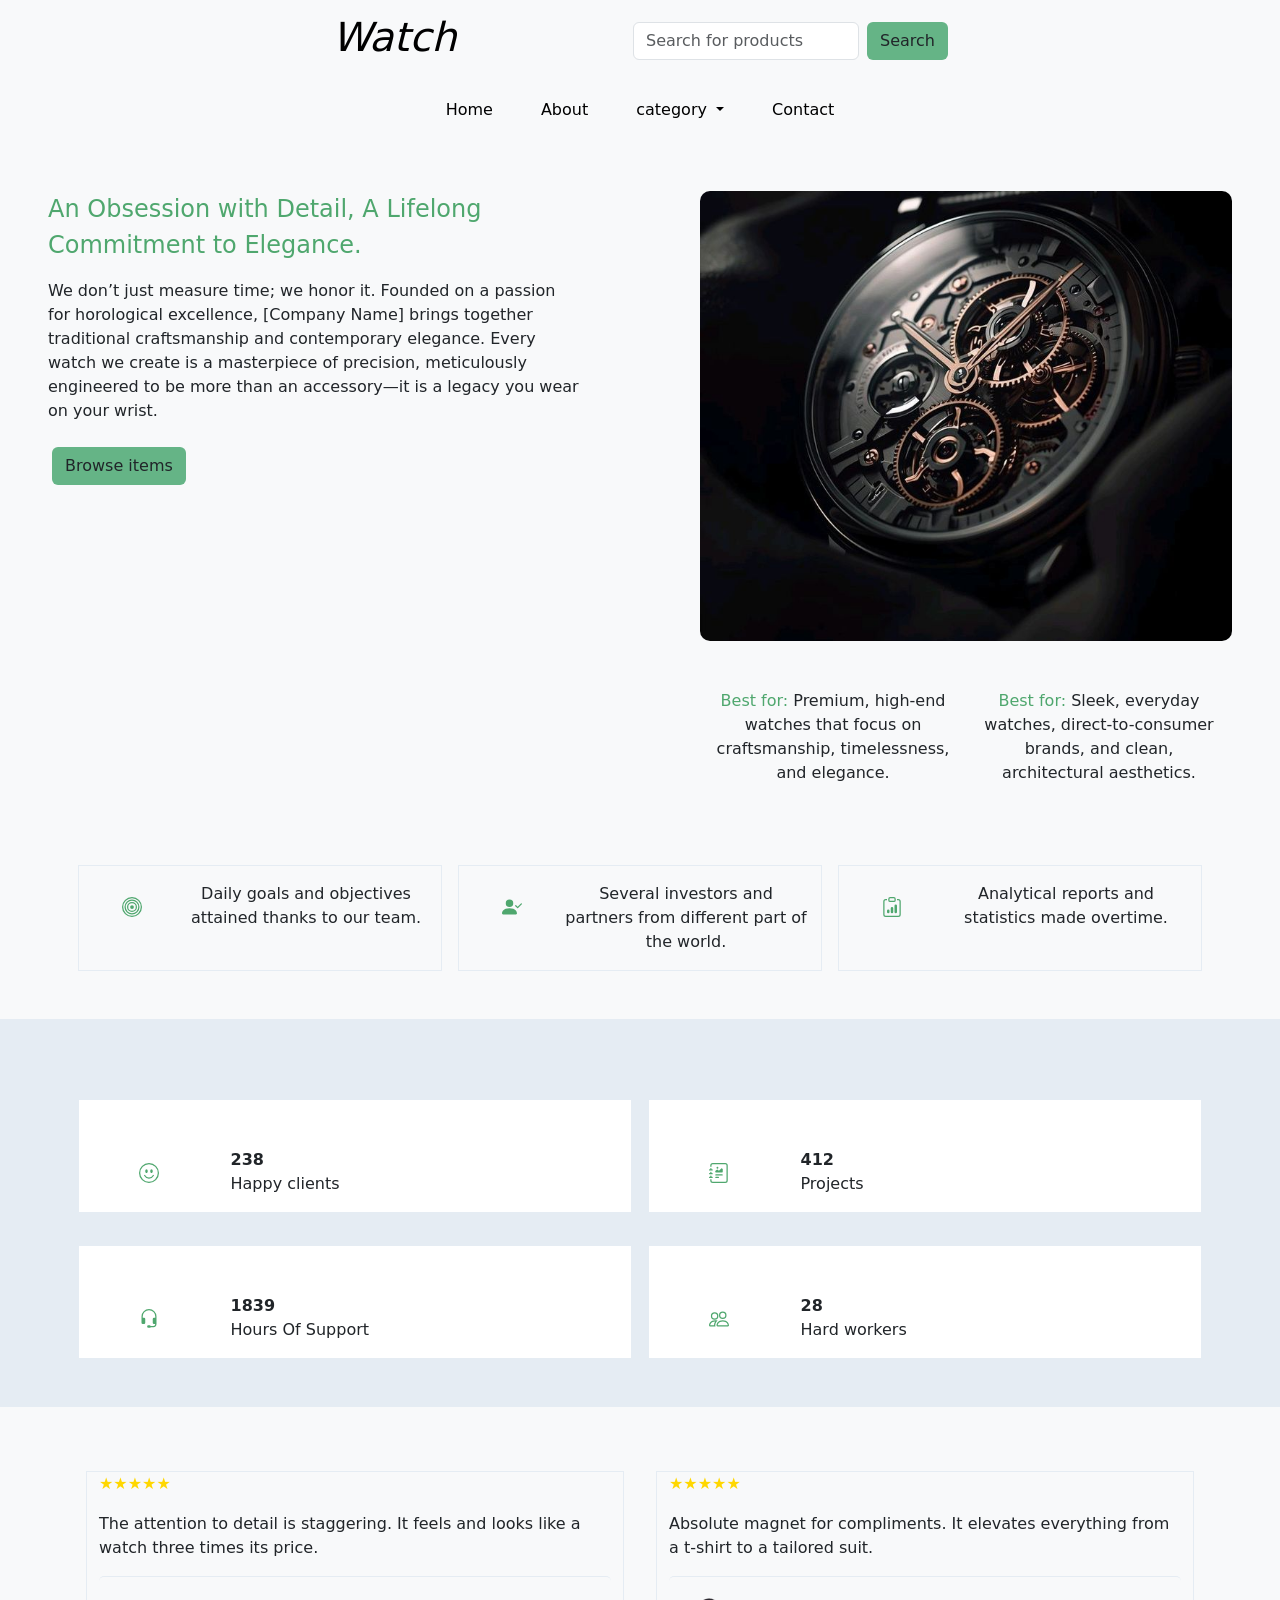
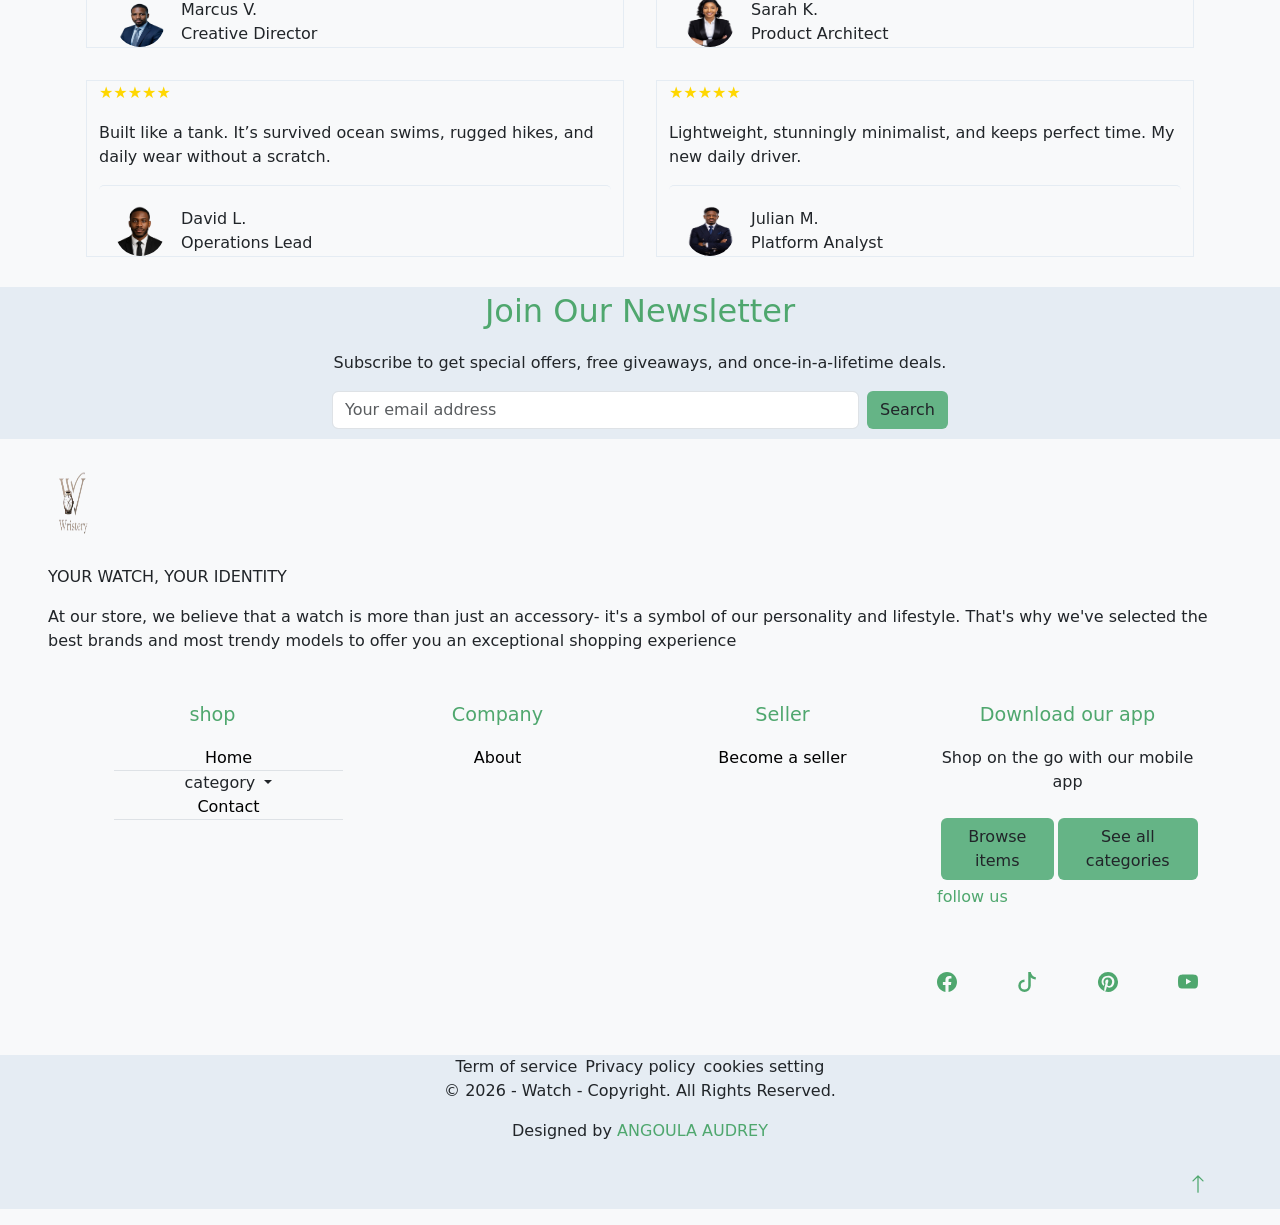
<file: about.html>
<!DOCTYPE html>
<html lang="fr">
<head>
    <meta charset="UTF-8">
    <meta name="viewport" content="width=device-width, initial-scale=1.0">
    <title>watch</title>
    <link href="https://cdn.jsdelivr.net/npm/bootstrap@5.3.8/dist/css/bootstrap.min.css" rel="stylesheet" integrity="sha384-sRIl4kxILFvY47J16cr9ZwB07vP4J8+LH7qKQnuqkuIAvNWLzeN8tE5YBujZqJLB" crossorigin="anonymous">
<script src="https://cdn.jsdelivr.net/npm/bootstrap@5.3.8/dist/js/bootstrap.bundle.min.js" integrity="sha384-FKyoEForCGlyvwx9Hj09JcYn3nv7wiPVlz7YYwJrWVcXK/BmnVDxM+D2scQbITxI" crossorigin="anonymous"></script>
<link rel="stylesheet" href="index.css">
<link rel="stylesheet" href="about.css">
</head>
<body>
    <header>
    <nav class="navbar">
        <div class="container-fluid" style="width: 50%;">
            <a class="navbar-brand"><h1><em>Watch</em></h1></a>
            <form class="d-flex" role="search">
                <input class="form-control me-2" type="search" placeholder="Search for products" aria-label="Search"/>
                <button class="btn btn-outline" type="submit">Search</button>
            </form>
        </div>
    </nav>
    <nav class="navbar navbar-expand-lg bg-body-tertiary">
        <div class="container-fluid">
            <button class="navbar-toggler" type="button" data-bs-toggle="collapse" data-bs-target="#navbarNav" aria-controls="navbarNav" aria-expanded="false" aria-label="Toggle navigation">
                <span class="navbar-toggler-icon"></span>
            </button>

            <div class="collapse navbar-collapse" id="navbarNav">
                <ul class="navbar-nav mx-auto mb-2 mb-lg-0">
                    <li class="nav-item">
                        <a class="nav-link active px-4" aria-current="page" href="index.html">Home</a>
                    </li>
                    <li class="nav-item">
                        <a class="nav-link active px-4" href="about.html">About</a>
                    </li>
                    <li class="nav-item dropdown">
                        <a class="nav-link dropdown-toggle active px-4" href="#" role="button" data-bs-toggle="dropdown" aria-expanded="false">
                        category
                        </a>
                        <ul class="dropdown-menu">
                            <li><a class="dropdown-item" href="men-category.html">Men's watch</a></li>
                            <li><a class="dropdown-item" href="women-category.html">Women's watch</a></li>
                        </ul>
                    </li>
                    <li class="nav-item">
                        <a class="nav-link active px-4" aria-current="page" href="contact.html">Contact</a>
                    </li>
                </ul>
            </div>
        </div>
    </nav>

    </header>
    <!-- <section class="hero mx-5"> -->
        <div class="container text-center hero mt-5"></div>
            <div class="row">
                <div class="col mx-5">
            <p class="big-text">An Obsession with Detail, A Lifelong Commitment to Elegance.</p>
            <p>We don’t just measure time; we honor it. Founded on a passion for horological excellence, [Company Name] brings together traditional craftsmanship and contemporary elegance. Every watch we create is a masterpiece of precision, meticulously engineered to be more than an accessory—it is a legacy you wear on your wrist.</p>
            <a class="btn  mx-1 mt-2 mb-5" href="#category" role="button">Browse items</a>
        </div>
        <div class="col mx-5">
            <div class="main-image"></div>
            <div class="container text-center mt-5">
                <div class="row">
                    <div class="col">
                        <p><span class="small-text">Best for:</span> Premium, high-end watches that focus on craftsmanship, timelessness, and elegance.</p>
                    </div>
                    <div class="col">
                        <p><span class="small-text">Best for:</span> Sleek, everyday watches, direct-to-consumer brands, and clean, architectural aesthetics.</p>
                    </div>
                </div>
            </div>
        </div>
        </div>
        </body>
    </section> <link href="https://cdn.jsdelivr.net/npm/bootstrap@5.3.8/dist/css/bootstrap.min.css" rel="stylesheet" integrity="sha384-sRIl4kxILFvY47J16cr9ZwB07vP4J8+LH7qKQnuqkuIAvNWLzeN8tE5YBujZqJLB" crossorigin="anonymous">
<script src="https://cdn.jsdelivr.net/npm/bootstrap@5.3.8/dist/js/bootstrap.bundle.min.js" integrity="sha384-FKyoEForCGlyvwx9Hj09JcYn3nv7wiPVlz7YYwJrWVcXK/BmnVDxM+D2scQbITxI" crossorigin="anonymous"></script>
<link rel="stylesheet" href="index.css">
<link rel="stylesheet" href="about.css">

    <section class="sub-hero p-5">
        <div class="container text-center">
            <div class="row">
                <div class="col mx-2 pt-3 cols1 mt-3">
                    <div><svg xmlns="http://www.w3.org/2000/svg" width="16" height="16" fill="currentColor" class="bi bi-bullseye" viewBox="0 0 16 16">
  <path d="M8 15A7 7 0 1 1 8 1a7 7 0 0 1 0 14m0 1A8 8 0 1 0 8 0a8 8 0 0 0 0 16"/>
  <path d="M8 13A5 5 0 1 1 8 3a5 5 0 0 1 0 10m0 1A6 6 0 1 0 8 2a6 6 0 0 0 0 12"/>
  <path d="M8 11a3 3 0 1 1 0-6 3 3 0 0 1 0 6m0 1a4 4 0 1 0 0-8 4 4 0 0 0 0 8"/>
  <path d="M9.5 8a1.5 1.5 0 1 1-3 0 1.5 1.5 0 0 1 3 0"/>
</svg></div>
                    <div>
                        <p>Daily goals and objectives attained thanks to our team.</p>
                    </div>
                </div>
                <div class="col mx-2 pt-3 cols1 mt-3">
                    <div><svg xmlns="http://www.w3.org/2000/svg" width="16" height="16" fill="currentColor" class="bi bi-person-check-fill" viewBox="0 0 16 16">
  <path fill-rule="evenodd" d="M15.854 5.146a.5.5 0 0 1 0 .708l-3 3a.5.5 0 0 1-.708 0l-1.5-1.5a.5.5 0 0 1 .708-.708L12.5 7.793l2.646-2.647a.5.5 0 0 1 .708 0"/>
  <path d="M1 14s-1 0-1-1 1-4 6-4 6 3 6 4-1 1-1 1zm5-6a3 3 0 1 0 0-6 3 3 0 0 0 0 6"/>
</svg></div>
                    <div>
                        <p>Several investors and partners from different part of the world.</p>
                    </div>
                </div>
                <div class="col mx-2 pt-3 cols1 mt-3">
                    <div><svg xmlns="http://www.w3.org/2000/svg" width="16" height="16" fill="currentColor" class="bi bi-clipboard-data" viewBox="0 0 16 16">
  <path d="M4 11a1 1 0 1 1 2 0v1a1 1 0 1 1-2 0zm6-4a1 1 0 1 1 2 0v5a1 1 0 1 1-2 0zM7 9a1 1 0 0 1 2 0v3a1 1 0 1 1-2 0z"/>
  <path d="M4 1.5H3a2 2 0 0 0-2 2V14a2 2 0 0 0 2 2h10a2 2 0 0 0 2-2V3.5a2 2 0 0 0-2-2h-1v1h1a1 1 0 0 1 1 1V14a1 1 0 0 1-1 1H3a1 1 0 0 1-1-1V3.5a1 1 0 0 1 1-1h1z"/>
  <path d="M9.5 1a.5.5 0 0 1 .5.5v1a.5.5 0 0 1-.5.5h-3a.5.5 0 0 1-.5-.5v-1a.5.5 0 0 1 .5-.5zm-3-1A1.5 1.5 0 0 0 5 1.5v1A1.5 1.5 0 0 0 6.5 4h3A1.5 1.5 0 0 0 11 2.5v-1A1.5 1.5 0 0 0 9.5 0z"/>
</svg></div>
                    <div>
                        <p>Analytical reports and statistics made overtime.</p>
                    </div>
                </div>
            </div>
        </div>

    </section>

    <section class="hero-3 p-5">
        <div class="container mt-3 ">
            <div class="row">
                <div class="col col2 pt-5 mx-2 cols1 mt-3">
                    <div><svg xmlns="http://www.w3.org/2000/svg" width="16" height="16" fill="currentColor" class="bi bi-emoji-smile mx-5 " viewBox="0 0 16 16">
  <path d="M8 15A7 7 0 1 1 8 1a7 7 0 0 1 0 14m0 1A8 8 0 1 0 8 0a8 8 0 0 0 0 16"/>
  <path d="M4.285 9.567a.5.5 0 0 1 .683.183A3.5 3.5 0 0 0 8 11.5a3.5 3.5 0 0 0 3.032-1.75.5.5 0 1 1 .866.5A4.5 4.5 0 0 1 8 12.5a4.5 4.5 0 0 1-3.898-2.25.5.5 0 0 1 .183-.683M7 6.5C7 7.328 6.552 8 6 8s-1-.672-1-1.5S5.448 5 6 5s1 .672 1 1.5m4 0c0 .828-.448 1.5-1 1.5s-1-.672-1-1.5S9.448 5 10 5s1 .672 1 1.5"/>
</svg></div>
                    <div>
                        <b>238</b>
                        <p>Happy clients</p>
                    </div>
                </div>
                <div class="col col2 pt-5 mx-2 cols1 mt-3">
                    <div><svg xmlns="http://www.w3.org/2000/svg" width="16" height="16" fill="currentColor" class="bi bi-journal-richtext mx-5" viewBox="0 0 16 16">
  <path d="M7.5 3.75a.75.75 0 1 1-1.5 0 .75.75 0 0 1 1.5 0m-.861 1.542 1.33.886 1.854-1.855a.25.25 0 0 1 .289-.047L11 4.75V7a.5.5 0 0 1-.5.5h-5A.5.5 0 0 1 5 7v-.5s1.54-1.274 1.639-1.208M5 9.5a.5.5 0 0 1 .5-.5h5a.5.5 0 0 1 0 1h-5a.5.5 0 0 1-.5-.5m0 2a.5.5 0 0 1 .5-.5h2a.5.5 0 0 1 0 1h-2a.5.5 0 0 1-.5-.5"/>
  <path d="M3 0h10a2 2 0 0 1 2 2v12a2 2 0 0 1-2 2H3a2 2 0 0 1-2-2v-1h1v1a1 1 0 0 0 1 1h10a1 1 0 0 0 1-1V2a1 1 0 0 0-1-1H3a1 1 0 0 0-1 1v1H1V2a2 2 0 0 1 2-2"/>
  <path d="M1 5v-.5a.5.5 0 0 1 1 0V5h.5a.5.5 0 0 1 0 1h-2a.5.5 0 0 1 0-1zm0 3v-.5a.5.5 0 0 1 1 0V8h.5a.5.5 0 0 1 0 1h-2a.5.5 0 0 1 0-1zm0 3v-.5a.5.5 0 0 1 1 0v.5h.5a.5.5 0 0 1 0 1h-2a.5.5 0 0 1 0-1z"/>
</svg></div>
                    <div>
                        <b>412</b>
                        <p>Projects</p>
                    </div>
                </div>
            </div>
        </div>
        <div class="container mt-3">
            <div class="row">
                <div class="col col2 pt-5 mx-2 cols1 mt-3">
                    <div><svg xmlns="http://www.w3.org/2000/svg" width="16" height="16" fill="currentColor" class="bi bi-headset mx-5" viewBox="0 0 16 16">
  <path d="M8 1a5 5 0 0 0-5 5v1h1a1 1 0 0 1 1 1v3a1 1 0 0 1-1 1H3a1 1 0 0 1-1-1V6a6 6 0 1 1 12 0v6a2.5 2.5 0 0 1-2.5 2.5H9.366a1 1 0 0 1-.866.5h-1a1 1 0 1 1 0-2h1a1 1 0 0 1 .866.5H11.5A1.5 1.5 0 0 0 13 12h-1a1 1 0 0 1-1-1V8a1 1 0 0 1 1-1h1V6a5 5 0 0 0-5-5"/>
</svg></div>
                    <div>
                        <b>1839</b>
                        <p>Hours Of Support</p>
                    </div>
                </div>
                <div class="col col2 pt-5 mx-2 cols1 mt-3">
                    <div><svg xmlns="http://www.w3.org/2000/svg" width="16" height="16" fill="currentColor" class="bi bi-people mx-5 " viewBox="0 0 16 16">
  <path d="M15 14s1 0 1-1-1-4-5-4-5 3-5 4 1 1 1 1zm-7.978-1L7 12.996c.001-.264.167-1.03.76-1.72C8.312 10.629 9.282 10 11 10c1.717 0 2.687.63 3.24 1.276.593.69.758 1.457.76 1.72l-.008.002-.014.002zM11 7a2 2 0 1 0 0-4 2 2 0 0 0 0 4m3-2a3 3 0 1 1-6 0 3 3 0 0 1 6 0M6.936 9.28a6 6 0 0 0-1.23-.247A7 7 0 0 0 5 9c-4 0-5 3-5 4q0 1 1 1h4.216A2.24 2.24 0 0 1 5 13c0-1.01.377-2.042 1.09-2.904.243-.294.526-.569.846-.816M4.92 10A5.5 5.5 0 0 0 4 13H1c0-.26.164-1.03.76-1.724.545-.636 1.492-1.256 3.16-1.275ZM1.5 5.5a3 3 0 1 1 6 0 3 3 0 0 1-6 0m3-2a2 2 0 1 0 0 4 2 2 0 0 0 0-4"/>
</svg></div>
                    <div>
                        <b>28</b>
                        <p>Hard workers</p>
                    </div>
                </div>
            </div>
        </div>
    </section>

    <section>
        <div class="container mt-5">
            <div class="row">
                <div class="col mx-3 col3 mt-3">
                    <div>
                        <p class="star">&#9733;&#9733;&#9733;&#9733;&#9733;</p>
                        <p>The attention to detail is staggering. It feels and looks like a watch three times its price.</p>
                    </div>
                    <div class="image-name align-image-name">
                        <div><img class="testimonial-image mx-3" src="./image/worker3.png" height="50" width="50" alt=""></div>
                        <div class="testimonials">Marcus V. <br>Creative Director</div>
                    </div>
                </div>
                <div class="col mx-3 col3 mt-3">
                    <div>
                        <p class="star">&#9733;&#9733;&#9733;&#9733;&#9733;</p>
                        <p>Absolute magnet for compliments. It elevates everything from a t-shirt to a tailored suit.</p>
                    </div>
                    <div class="image-name align-image-name">
                        <div><img class="testimonial-image mx-3" src="./image/worker4.png" height="50" width="50" alt=""></div>
                        <div class="testimonials">Sarah K. <br>Product Architect</div>
                    </div>
                </div>
            </div>
        </div>
        <div class="container mt-3">
            <div class="row">
                <div class="col mx-3 col3 mt-3">
                    <div>
                        <p class="star">&#9733;&#9733;&#9733;&#9733;&#9733;</p>
                        <p>Built like a tank. It’s survived ocean swims, rugged hikes, and daily wear without a scratch.</p>
                    </div>
                    <div class="image-name align-image-name">
                        <div><img class="testimonial-image mx-3" src="./image/worker2.png" height="50" width="50" alt=""></div>
                        <div class="testimonials">David L. <br>Operations Lead</div>
                    </div>
                </div>
                <div class="col mx-3 col3 mt-3">
                    <div>
                        <p class="star">&#9733;&#9733;&#9733;&#9733;&#9733;</p>
                        <p>Lightweight, stunningly minimalist, and keeps perfect time. My new daily driver.</p>
                    </div>
                    <div class="image-name align-image-name mt-3">
                        <div><img class="testimonial-image mx-3" src="./image/worker1.png" height="50" width="50" alt=""></div>
                        <div class="testimonials">Julian M. <br>Platform Analyst</div>
                    </div>
                </div>
            </div>
        </div>
    </section>

     <section class=" join">
        <p class="endtitle joinUs">Join Our Newsletter</p>
        <p>Subscribe to get special offers, free giveaways, and once-in-a-lifetime deals.</p>
        <div class="container-fluid" style="width: 50%;">
            <form class="d-flex" role="search">
                <input class="form-control me-2" type="search" placeholder="Your email address" aria-label="Search"/>
                <button class="btn btn-outline" type="submit">Search</button>
            </form>
        </div>
    </section>


    <section class="endinfo mx-5">
        <div>
            <div id="logoMessage" height="200" width="100">
                <p><img src="logo.png" id="endImage"></p>
                <p id="endMainMessage">YOUR WATCH, YOUR IDENTITY</p>
            </div>
            <div>
                <p class="text">At our store, we believe that a watch is more than just an accessory- it's a
                    symbol of our personality and lifestyle. That's why we've selected the best 
                    brands and most trendy models to offer you an exceptional shopping experience
                </p>
            </div>
        </div>
        <div class="container text-center mt-5">
            <div class="row rovar(--bs-success)w-cols-1 row-cols-sm-2 row-cols-md-4">
                <div class="col">
                    <p class="endtitle">shop</p>
                    <ol>
                        <li class="border-bottom"><a href="index.html">Home</a></li>
                        <li class="nav-item dropdown">
                        <a class="nav-link dropdown-toggle active px-4" href="#" role="button" data-bs-toggle="dropdown" aria-expanded="false">
                        category
                        </a>
                        <ul class="dropdown-menu">
                            <li><a class="dropdown-item" href="men-category.html">Men's watch</a></li>
                            <li><a class="dropdown-item" href="women-category.html">Women's watch</a></li>
                        </ul>
                    </li>
                        <li class="border-bottom"><a href="contact.html">Contact</a></li>
                    </ol>
                </div>
                <div class="col">
                    <p class="endtitle">Company</p>
                    <p><a href="about.html">About</a></p>
                </div>
                <div class="col">
                    <div class="centralise">
                        <p class="endtitle">Seller</p>
                        <p><a href="Seller.html">Become a seller</a></>
                    </div>
                </div>
    
                <div class="col">
                    <p class="endtitle">Download our app</p>
                    <p>Shop on the go with our mobile app</p>
                    <section class="app-botton">
                        <a class="btn  mx-1 mt-2" href="#category" role="button">Browse items</a>
                        <a class="btn  mt-2 " href="#category" role="button">See all categories</a>
                    </section>
                    <p class="follow">follow us</p>
                    <section class="icons mt-5 mb-5">
                        <svg xmlns="http://www.w3.org/2000/svg" width="25" height="25" fill="currentColor" class="bi bi-facebook follow-icons " viewBox="0 0 16 16">
                                <path d="M16 8.049c0-4.446-3.582-8.05-8-8.05C3.58 0-.002 3.603-.002 8.05c0 4.017 2.926 7.347 6.75 7.951v-5.625h-2.03V8.05H6.75V6.275c0-2.017 1.195-3.131 3.022-3.131.876 0 1.791.157 1.791.157v1.98h-1.009c-.993 0-1.303.621-1.303 1.258v1.51h2.218l-.354 2.326H9.25V16c3.824-.604 6.75-3.934 6.75-7.951"/>
                            </svg>
                        
                        <svg xmlns="http://www.w3.org/2000/svg" width="25" height="25" fill="currentColor" class="bi bi-tiktok follow-icons" viewBox="0 0 16 16">
                                <path d="M9 0h1.98c.144.715.54 1.617 1.235 2.512C12.895 3.389 13.797 4 15 4v2c-1.753 0-3.07-.814-4-1.829V11a5 5 0 1 1-5-5v2a3 3 0 1 0 3 3z"/>
                            </svg>
                        
                        <svg xmlns="http://www.w3.org/2000/svg" width="25" height="25" fill="currentColor" class="bi bi-pinterest follow-icons" viewBox="0 0 16 16">
                                <path d="M8 0a8 8 0 0 0-2.915 15.452c-.07-.633-.134-1.606.027-2.297.146-.625.938-3.977.938-3.977s-.239-.479-.239-1.187c0-1.113.645-1.943 1.448-1.943.682 0 1.012.512 1.012 1.127 0 .686-.437 1.712-.663 2.663-.188.796.4 1.446 1.185 1.446 1.422 0 2.515-1.5 2.515-3.664 0-1.915-1.377-3.254-3.342-3.254-2.276 0-3.612 1.707-3.612 3.471 0 .688.265 1.425.595 1.826a.24.24 0 0 1 .056.23c-.061.252-.196.796-.222.907-.035.146-.116.177-.268.107-1-.465-1.624-1.926-1.624-3.1 0-2.523 1.834-4.84 5.286-4.84 2.775 0 4.932 1.977 4.932 4.62 0 2.757-1.739 4.976-4.151 4.976-.811 0-1.573-.421-1.834-.919l-.498 1.902c-.181.695-.669 1.566-.995 2.097A8 8 0 1 0 8 0"/>
                            </svg>
                        
                        <svg xmlns="http://www.w3.org/2000/svg" width="25" height="25" fill="currentColor" class="bi bi-youtube follow-icons" viewBox="0 0 16 16">
                                <path d="M8.051 1.999h.089c.822.003 4.987.033 6.11.335a2.01 2.01 0 0 1 1.415 1.42c.101.38.172.883.22 1.402l.01.104.022.26.008.104c.065.914.073 1.77.074 1.957v.075c-.001.194-.01 1.108-.082 2.06l-.008.105-.009.104c-.05.572-.124 1.14-.235 1.558a2.01 2.01 0 0 1-1.415 1.42c-1.16.312-5.569.334-6.18.335h-.142c-.309 0-1.587-.006-2.927-.052l-.17-.006-.087-.004-.171-.007-.171-.007c-1.11-.049-2.167-.128-2.654-.26a2.01 2.01 0 0 1-1.415-1.419c-.111-.417-.185-.986-.235-1.558L.09 9.82l-.008-.104A31 31 0 0 1 0 7.68v-.123c.002-.215.01-.958.064-1.778l.007-.103.003-.052.008-.104.022-.26.01-.104c.048-.519.119-1.023.22-1.402a2.01 2.01 0 0 1 1.415-1.42c.487-.13 1.544-.21 2.654-.26l.17-.007.172-.006.086-.003.171-.007A100 100 0 0 1 7.858 2zM6.4 5.209v4.818l4.157-2.408z"/>
                            </svg>
                        
                    </section>
                </div>
            </div>
        </div>
    </section>
    <footer>
        <div>
            <span>Term of service</span>
            <span class="end-policy">Privacy policy</span>
            <span>cookies setting</span>
        </div>
        <p id="copyright">&copy; 2026 - Watch - Copyright. All Rights Reserved.</p>
        <p>Designed by <span class="name">ANGOULA AUDREY</span></p>
        <p class="return-up-btn mx-5">
            <a class="nav-link active px-4" aria-current="page" href="#">
                <span>
                    <svg xmlns="http://www.w3.org/2000/svg" width="30" height="30" fill="currentColor" class="bi bi-arrow-up" viewBox="0 0 16 16">
  <path fill-rule="evenodd" d="M8 15a.5.5 0 0 0 .5-.5V2.707l3.146 3.147a.5.5 0 0 0 .708-.708l-4-4a.5.5 0 0 0-.708 0l-4 4a.5.5 0 1 0 .708.708L7.5 2.707V14.5a.5.5 0 0 0 .5.5"/>
</svg>
                </span>
            </a>
        </p>
    </footer>

</body>
</html>
</file>
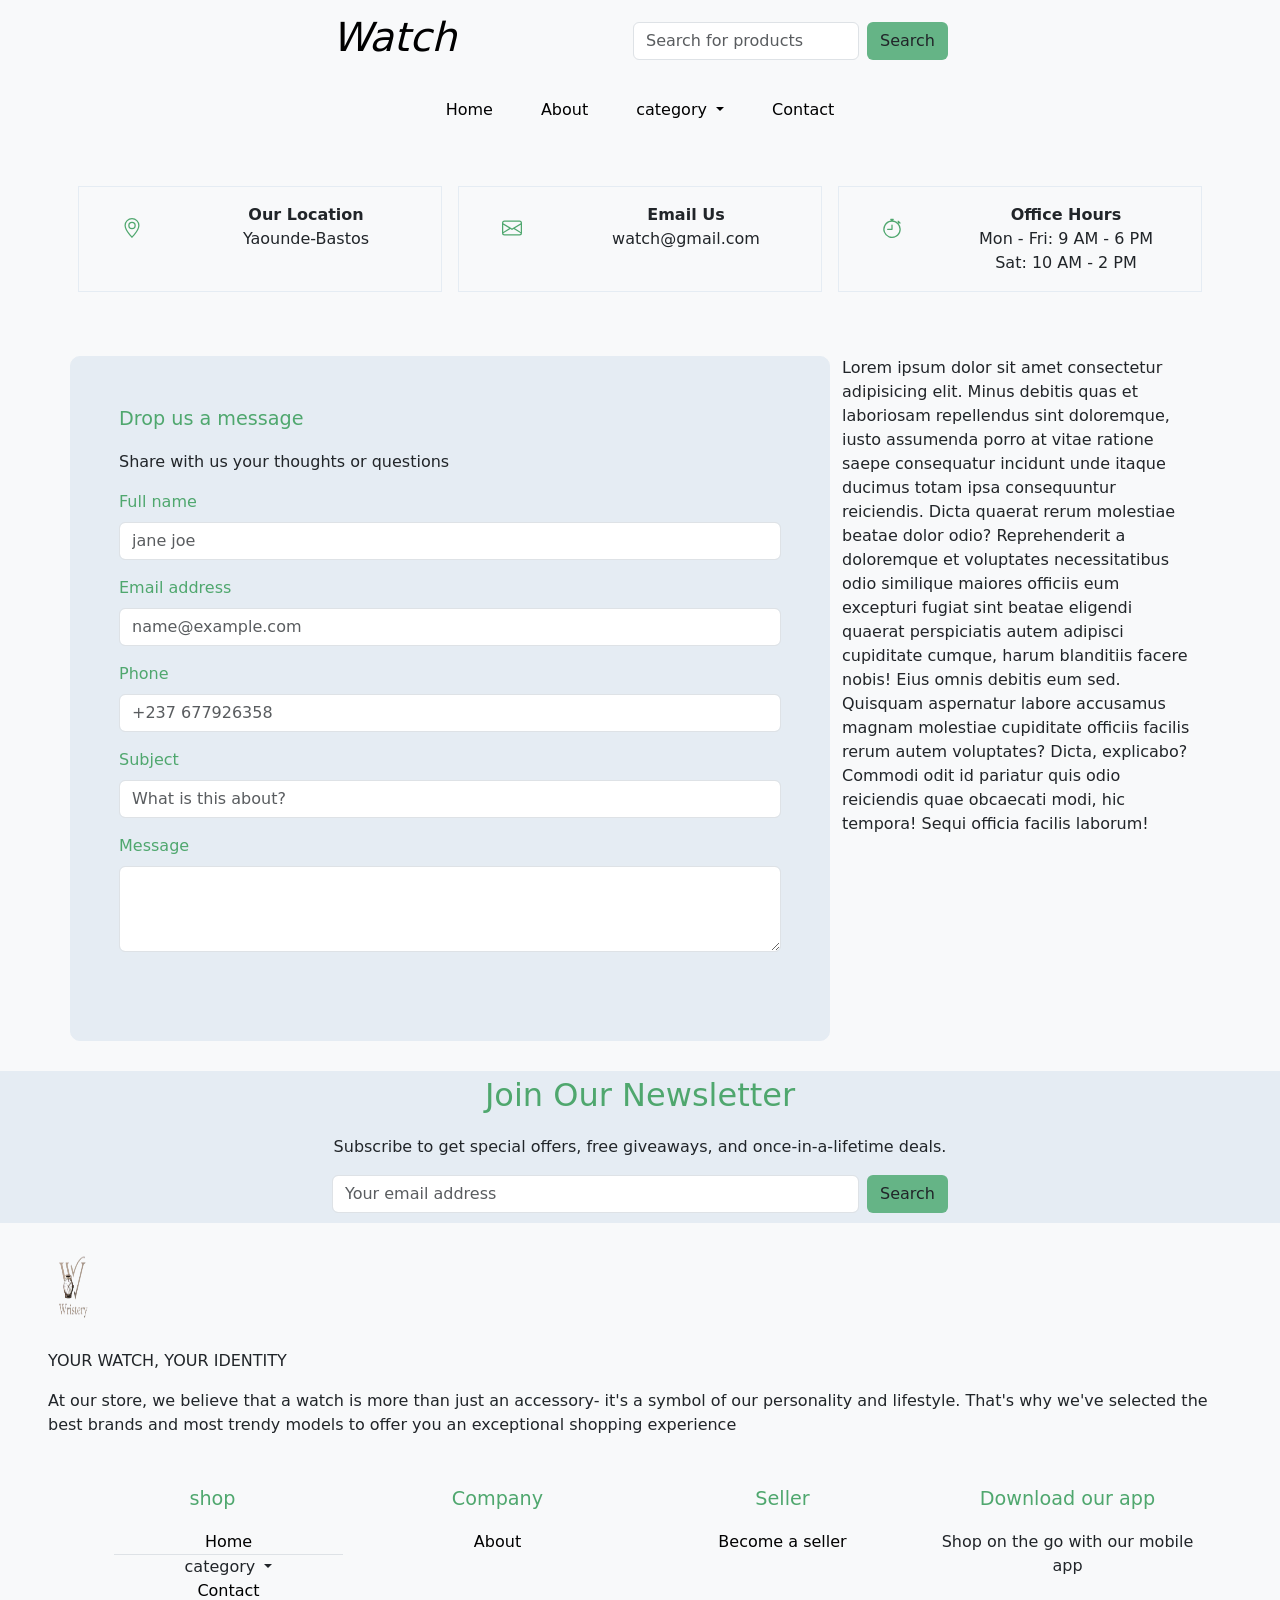
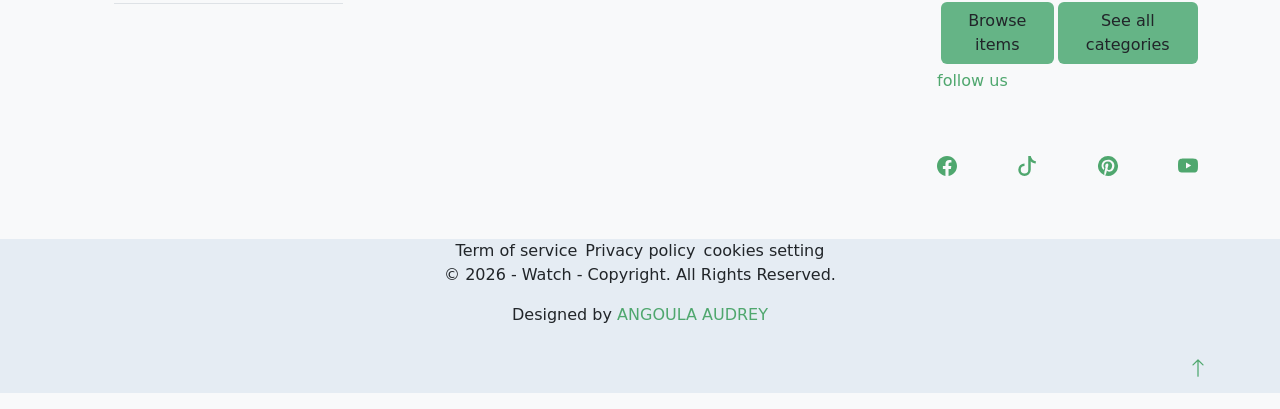
<file: contact.html>
<!DOCTYPE html>
<html lang="fr">
<head>
    <meta charset="UTF-8">
    <meta name="viewport" content="width=device-width, initial-scale=1.0">
    <title>watch</title>
    <link href="https://cdn.jsdelivr.net/npm/bootstrap@5.3.8/dist/css/bootstrap.min.css" rel="stylesheet" integrity="sha384-sRIl4kxILFvY47J16cr9ZwB07vP4J8+LH7qKQnuqkuIAvNWLzeN8tE5YBujZqJLB" crossorigin="anonymous">
<script src="https://cdn.jsdelivr.net/npm/bootstrap@5.3.8/dist/js/bootstrap.bundle.min.js" integrity="sha384-FKyoEForCGlyvwx9Hj09JcYn3nv7wiPVlz7YYwJrWVcXK/BmnVDxM+D2scQbITxI" crossorigin="anonymous"></script>
<link rel="stylesheet" href="index.css">
<link rel="stylesheet" href="about.css">
<link rel="stylesheet" href="contact.css">
</head>
<body>
    <header>
    <nav class="navbar">
        <div class="container-fluid" style="width: 50%;">
            <a class="navbar-brand"><h1><em>Watch</em></h1></a>
            <form class="d-flex" role="search">
                <input class="form-control me-2" type="search" placeholder="Search for products" aria-label="Search"/>
                <button class="btn btn-outline" type="submit">Search</button>
            </form>
        </div>
    </nav>
    <nav class="navbar navbar-expand-lg bg-body-tertiary">
        <div class="container-fluid">
            <button class="navbar-toggler" type="button" data-bs-toggle="collapse" data-bs-target="#navbarNav" aria-controls="navbarNav" aria-expanded="false" aria-label="Toggle navigation">
                <span class="navbar-toggler-icon"></span>
            </button>

            <div class="collapse navbar-collapse" id="navbarNav">
                <ul class="navbar-nav mx-auto mb-2 mb-lg-0">
                    <li class="nav-item">
                        <a class="nav-link active px-4" aria-current="page" href="index.html">Home</a>
                    </li>
                    <li class="nav-item">
                        <a class="nav-link active px-4" href="about.html">About</a>
                    </li>
                    <li class="nav-item dropdown">
                        <a class="nav-link dropdown-toggle active px-4" href="#" role="button" data-bs-toggle="dropdown" aria-expanded="false">
                        category
                        </a>
                        <ul class="dropdown-menu">
                            <li><a class="dropdown-item" href="men-category.html">Men's watch</a></li>
                            <li><a class="dropdown-item" href="women-category.html">Women's watch</a></li>
                        </ul>
                    </li>
                    <li class="nav-item">
                        <a class="nav-link active px-4" aria-current="page" href="#">Contact</a>
                    </li>
                </ul>
            </div>
        </div>
    </nav>
    </header>

    <section class="sub-hero p-5">
        <div class="container text-center">
            <div class="row">
                <div class="col pt-3 cols1 mb-3 mx-2">
                    <div><svg xmlns="http://www.w3.org/2000/svg" width="16" height="16" fill="currentColor" class="bi bi-geo-alt" viewBox="0 0 16 16">
  <path d="M12.166 8.94c-.524 1.062-1.234 2.12-1.96 3.07A32 32 0 0 1 8 14.58a32 32 0 0 1-2.206-2.57c-.726-.95-1.436-2.008-1.96-3.07C3.304 7.867 3 6.862 3 6a5 5 0 0 1 10 0c0 .862-.305 1.867-.834 2.94M8 16s6-5.686 6-10A6 6 0 0 0 2 6c0 4.314 6 10 6 10"/>
  <path d="M8 8a2 2 0 1 1 0-4 2 2 0 0 1 0 4m0 1a3 3 0 1 0 0-6 3 3 0 0 0 0 6"/>
</svg></div>
                    <div>
                        <p><b>Our Location</b><br class="address">Yaounde-Bastos</p>
                    </div>
                </div>
                <div class="col pt-3 cols1 mb-3 mx-2">
                    <div><svg xmlns="http://www.w3.org/2000/svg" width="16" height="16" fill="currentColor" class="bi bi-envelope" viewBox="0 0 16 16">
  <path d="M0 4a2 2 0 0 1 2-2h12a2 2 0 0 1 2 2v8a2 2 0 0 1-2 2H2a2 2 0 0 1-2-2zm2-1a1 1 0 0 0-1 1v.217l7 4.2 7-4.2V4a1 1 0 0 0-1-1zm13 2.383-4.708 2.825L15 11.105zm-.034 6.876-5.64-3.471L8 9.583l-1.326-.795-5.64 3.47A1 1 0 0 0 2 13h12a1 1 0 0 0 .966-.741M1 11.105l4.708-2.897L1 5.383z"/>
</svg></div>
                    <div>
                        <p><b>Email Us</b> <br>watch@gmail.com</p>
                    </div>
                </div>
                <div class="col pt-3 cols1 mb-3 mx-2">
                    <div><svg xmlns="http://www.w3.org/2000/svg" width="16" height="16" fill="currentColor" class="bi bi-stopwatch" viewBox="0 0 16 16">
  <path d="M8.5 5.6a.5.5 0 1 0-1 0v2.9h-3a.5.5 0 0 0 0 1H8a.5.5 0 0 0 .5-.5z"/>
  <path d="M6.5 1A.5.5 0 0 1 7 .5h2a.5.5 0 0 1 0 1v.57c1.36.196 2.594.78 3.584 1.64l.012-.013.354-.354-.354-.353a.5.5 0 0 1 .707-.708l1.414 1.415a.5.5 0 1 1-.707.707l-.353-.354-.354.354-.013.012A7 7 0 1 1 7 2.071V1.5a.5.5 0 0 1-.5-.5M8 3a6 6 0 1 0 .001 12A6 6 0 0 0 8 3"/>
</svg></div>
                    <div>
                        <p><b>Office Hours</b> <br>Mon - Fri: 9 AM - 6 PM <br>Sat: 10 AM - 2 PM</p>
                    </div>
                </div>
            </div>
        </div>

    </section>
        <div class="container">
            <div class="row">
                <div class="col-lg-8 col-12 p-5 contact">
                    <p class="drop">Drop us a message</p>
                    <p>Share with us your thoughts or questions</p>
                    <div class="mb-3">
                        <label for="exampleFormControlInput1" class="form-label">Full name</label>
                        <input type="email" class="form-control" id="exampleFormControlInput1" placeholder="jane joe">
                    </div>
                     <div class="mb-3">
                        <label for="exampleFormControlInput1" class="form-label">Email address</label>
                        <input type="email" class="form-control" id="exampleFormControlInput1" placeholder="name@example.com">
                    </div>
                     <div class="mb-3">
                        <label for="exampleFormControlInput1" class="form-label">Phone</label>
                        <input type="email" class="form-control" id="exampleFormControlInput1" placeholder="+237 677926358">
                    </div>
                     <div class="mb-3">
                        <label for="exampleFormControlInput1" class="form-label">Subject</label>
                        <input type="email" class="form-control" id="exampleFormControlInput1" placeholder="What is this about?">
                    </div>
                    <div class="mb-3">
                        <label for="exampleFormControlTextarea1" class="form-label">Message</label>
                        <textarea class="form-control" id="exampleFormControlTextarea1" rows="3"></textarea>
                    </div>
                </div>
    <div class="col-lg-4 col-12">
        Lorem ipsum dolor sit amet consectetur adipisicing elit. Minus debitis quas et laboriosam repellendus sint doloremque, iusto assumenda porro at vitae ratione saepe consequatur incidunt unde itaque ducimus totam ipsa consequuntur reiciendis. Dicta quaerat rerum molestiae beatae dolor odio? Reprehenderit a doloremque et voluptates necessitatibus odio similique maiores officiis eum excepturi fugiat sint beatae eligendi quaerat perspiciatis autem adipisci cupiditate cumque, harum blanditiis facere nobis! Eius omnis debitis eum sed. Quisquam aspernatur labore accusamus magnam molestiae cupiditate officiis facilis rerum autem voluptates? Dicta, explicabo? Commodi odit id pariatur quis odio reiciendis quae obcaecati modi, hic tempora! Sequi officia facilis laborum!
          <iframe src="https://www.google.com/maps/embed?pb=!1m18!1m12!1m3!1d3980.61522649501!2d11.508846574121456!3d3.892346648136513!2m3!1f0!2f0!3f0!3m2!1i1024!2i768!4f13.1!3m3!1m2!1s0x108bcfbe019ebd31%3A0x62e5e7078b706413!2sBabyG%20services!5e0!3m2!1sfr!2scm!4v1783614265874!5m2!1sfr!2scm" style="border:0;" allowfullscreen="" loading="lazy" referrerpolicy="no-referrer-when-downgrade" class="mt-5"></iframe>
    </div>
  </div>
</div>
<section class=" join">
        <p class="endtitle joinUs">Join Our Newsletter</p>
        <p>Subscribe to get special offers, free giveaways, and once-in-a-lifetime deals.</p>
        <div class="container-fluid" style="width: 50%;">
            <form class="d-flex" role="search">
                <input class="form-control me-2" type="search" placeholder="Your email address" aria-label="Search"/>
                <button class="btn btn-outline" type="submit">Search</button>
            </form>
        </div>
    </section>


    <section class="endinfo mx-5">
        <div>
            <div id="logoMessage" height="200" width="100">
                <p><img src="logo.png" id="endImage"></p>
                <p id="endMainMessage">YOUR WATCH, YOUR IDENTITY</p>
            </div>
            <div>
                <p class="text">At our store, we believe that a watch is more than just an accessory- it's a
                    symbol of our personality and lifestyle. That's why we've selected the best 
                    brands and most trendy models to offer you an exceptional shopping experience
                </p>
            </div>
        </div>
        <div class="container text-center mt-5">
            <div class="row rovar(--bs-success)w-cols-1 row-cols-sm-2 row-cols-md-4">
                <div class="col">
                    <p class="endtitle">shop</p>
                    <ol>
                        <li class="border-bottom"><a href="index.html">Home</a></li>
                        <li class="nav-item dropdown">
                        <a class="nav-link dropdown-toggle active px-4" href="#" role="button" data-bs-toggle="dropdown" aria-expanded="false">
                        category
                        </a>
                        <ul class="dropdown-menu">
                            <li><a class="dropdown-item" href="men-category.html">Men's watch</a></li>
                            <li><a class="dropdown-item" href="women-category.html">Women's watch</a></li>
                        </ul>
                    </li>
                        <li class="border-bottom"><a href="contact.html">Contact</a></li>
                    </ol>
                </div>
                <div class="col">
                    <p class="endtitle">Company</p>
                    <p><a href="about.html">About</a></p>
                </div>
                <div class="col">
                    <div class="centralise">
                        <p class="endtitle">Seller</p>
                        <p><a href="Seller.html">Become a seller</a></>
                    </div>
                </div>
    
                <div class="col">
                    <p class="endtitle">Download our app</p>
                    <p>Shop on the go with our mobile app</p>
                    <section class="app-botton">
                        <a class="btn  mx-1 mt-2" href="#category" role="button">Browse items</a>
                        <a class="btn  mt-2 " href="#category" role="button">See all categories</a>
                    </section>
                    <p class="follow">follow us</p>
                    <section class="icons mt-5 mb-5">
                        <svg xmlns="http://www.w3.org/2000/svg" width="25" height="25" fill="currentColor" class="bi bi-facebook follow-icons " viewBox="0 0 16 16">
                                <path d="M16 8.049c0-4.446-3.582-8.05-8-8.05C3.58 0-.002 3.603-.002 8.05c0 4.017 2.926 7.347 6.75 7.951v-5.625h-2.03V8.05H6.75V6.275c0-2.017 1.195-3.131 3.022-3.131.876 0 1.791.157 1.791.157v1.98h-1.009c-.993 0-1.303.621-1.303 1.258v1.51h2.218l-.354 2.326H9.25V16c3.824-.604 6.75-3.934 6.75-7.951"/>
                            </svg>
                        
                        <svg xmlns="http://www.w3.org/2000/svg" width="25" height="25" fill="currentColor" class="bi bi-tiktok follow-icons" viewBox="0 0 16 16">
                                <path d="M9 0h1.98c.144.715.54 1.617 1.235 2.512C12.895 3.389 13.797 4 15 4v2c-1.753 0-3.07-.814-4-1.829V11a5 5 0 1 1-5-5v2a3 3 0 1 0 3 3z"/>
                            </svg>
                        
                        <svg xmlns="http://www.w3.org/2000/svg" width="25" height="25" fill="currentColor" class="bi bi-pinterest follow-icons" viewBox="0 0 16 16">
                                <path d="M8 0a8 8 0 0 0-2.915 15.452c-.07-.633-.134-1.606.027-2.297.146-.625.938-3.977.938-3.977s-.239-.479-.239-1.187c0-1.113.645-1.943 1.448-1.943.682 0 1.012.512 1.012 1.127 0 .686-.437 1.712-.663 2.663-.188.796.4 1.446 1.185 1.446 1.422 0 2.515-1.5 2.515-3.664 0-1.915-1.377-3.254-3.342-3.254-2.276 0-3.612 1.707-3.612 3.471 0 .688.265 1.425.595 1.826a.24.24 0 0 1 .056.23c-.061.252-.196.796-.222.907-.035.146-.116.177-.268.107-1-.465-1.624-1.926-1.624-3.1 0-2.523 1.834-4.84 5.286-4.84 2.775 0 4.932 1.977 4.932 4.62 0 2.757-1.739 4.976-4.151 4.976-.811 0-1.573-.421-1.834-.919l-.498 1.902c-.181.695-.669 1.566-.995 2.097A8 8 0 1 0 8 0"/>
                            </svg>
                        
                        <svg xmlns="http://www.w3.org/2000/svg" width="25" height="25" fill="currentColor" class="bi bi-youtube follow-icons" viewBox="0 0 16 16">
                                <path d="M8.051 1.999h.089c.822.003 4.987.033 6.11.335a2.01 2.01 0 0 1 1.415 1.42c.101.38.172.883.22 1.402l.01.104.022.26.008.104c.065.914.073 1.77.074 1.957v.075c-.001.194-.01 1.108-.082 2.06l-.008.105-.009.104c-.05.572-.124 1.14-.235 1.558a2.01 2.01 0 0 1-1.415 1.42c-1.16.312-5.569.334-6.18.335h-.142c-.309 0-1.587-.006-2.927-.052l-.17-.006-.087-.004-.171-.007-.171-.007c-1.11-.049-2.167-.128-2.654-.26a2.01 2.01 0 0 1-1.415-1.419c-.111-.417-.185-.986-.235-1.558L.09 9.82l-.008-.104A31 31 0 0 1 0 7.68v-.123c.002-.215.01-.958.064-1.778l.007-.103.003-.052.008-.104.022-.26.01-.104c.048-.519.119-1.023.22-1.402a2.01 2.01 0 0 1 1.415-1.42c.487-.13 1.544-.21 2.654-.26l.17-.007.172-.006.086-.003.171-.007A100 100 0 0 1 7.858 2zM6.4 5.209v4.818l4.157-2.408z"/>
                            </svg>
                        
                    </section>
                </div>
            </div>
        </div>
    </section>
    <footer>
        <div>
            <span>Term of service</span>
            <span class="end-policy">Privacy policy</span>
            <span>cookies setting</span>
        </div>
        <p id="copyright">&copy; 2026 - Watch - Copyright. All Rights Reserved.</p>
        <p>Designed by <span class="name">ANGOULA AUDREY</span></p>
        <p class="return-up-btn mx-5">
            <a class="nav-link active px-4" aria-current="page" href="#">
                <span>
                    <svg xmlns="http://www.w3.org/2000/svg" width="30" height="30" fill="currentColor" class="bi bi-arrow-up" viewBox="0 0 16 16">
  <path fill-rule="evenodd" d="M8 15a.5.5 0 0 0 .5-.5V2.707l3.146 3.147a.5.5 0 0 0 .708-.708l-4-4a.5.5 0 0 0-.708 0l-4 4a.5.5 0 1 0 .708.708L7.5 2.707V14.5a.5.5 0 0 0 .5.5"/>
</svg>
                </span>
            </a>
        </p>
    </footer>
</body>
</html>
</file>
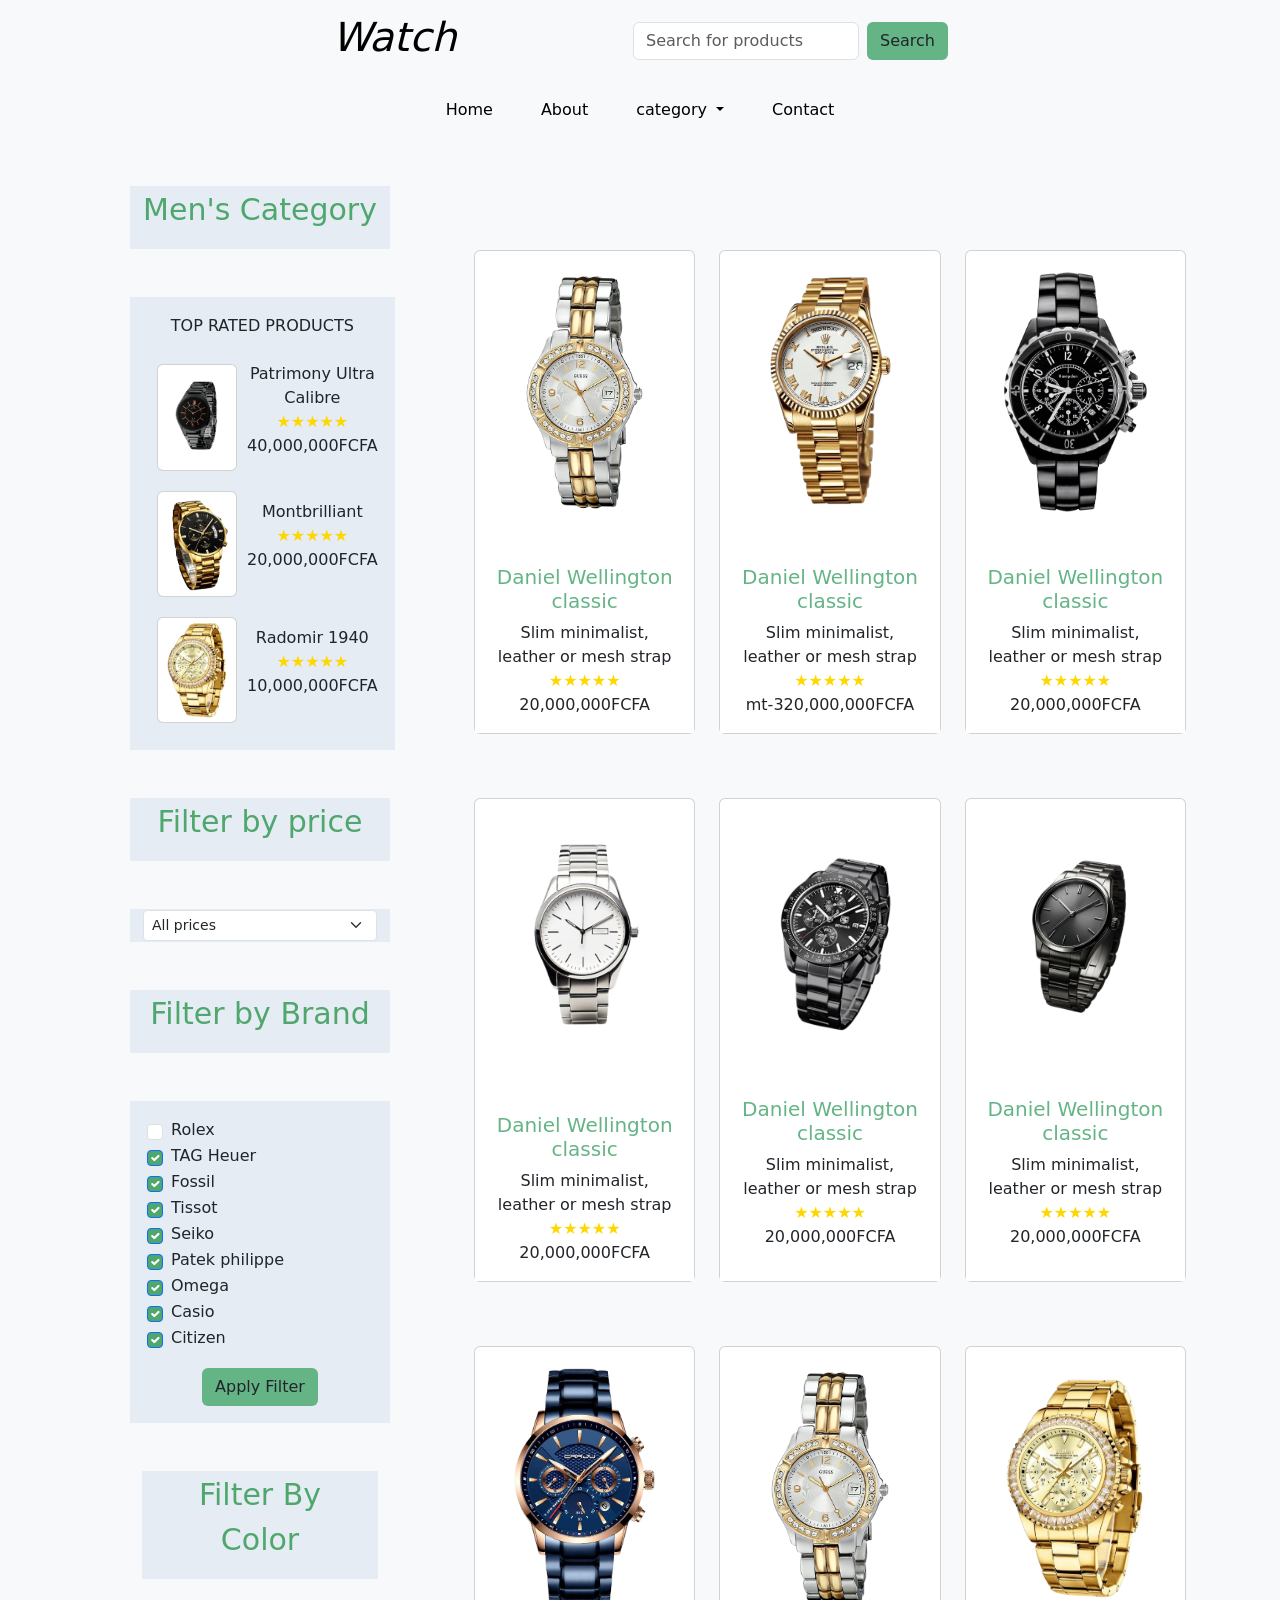
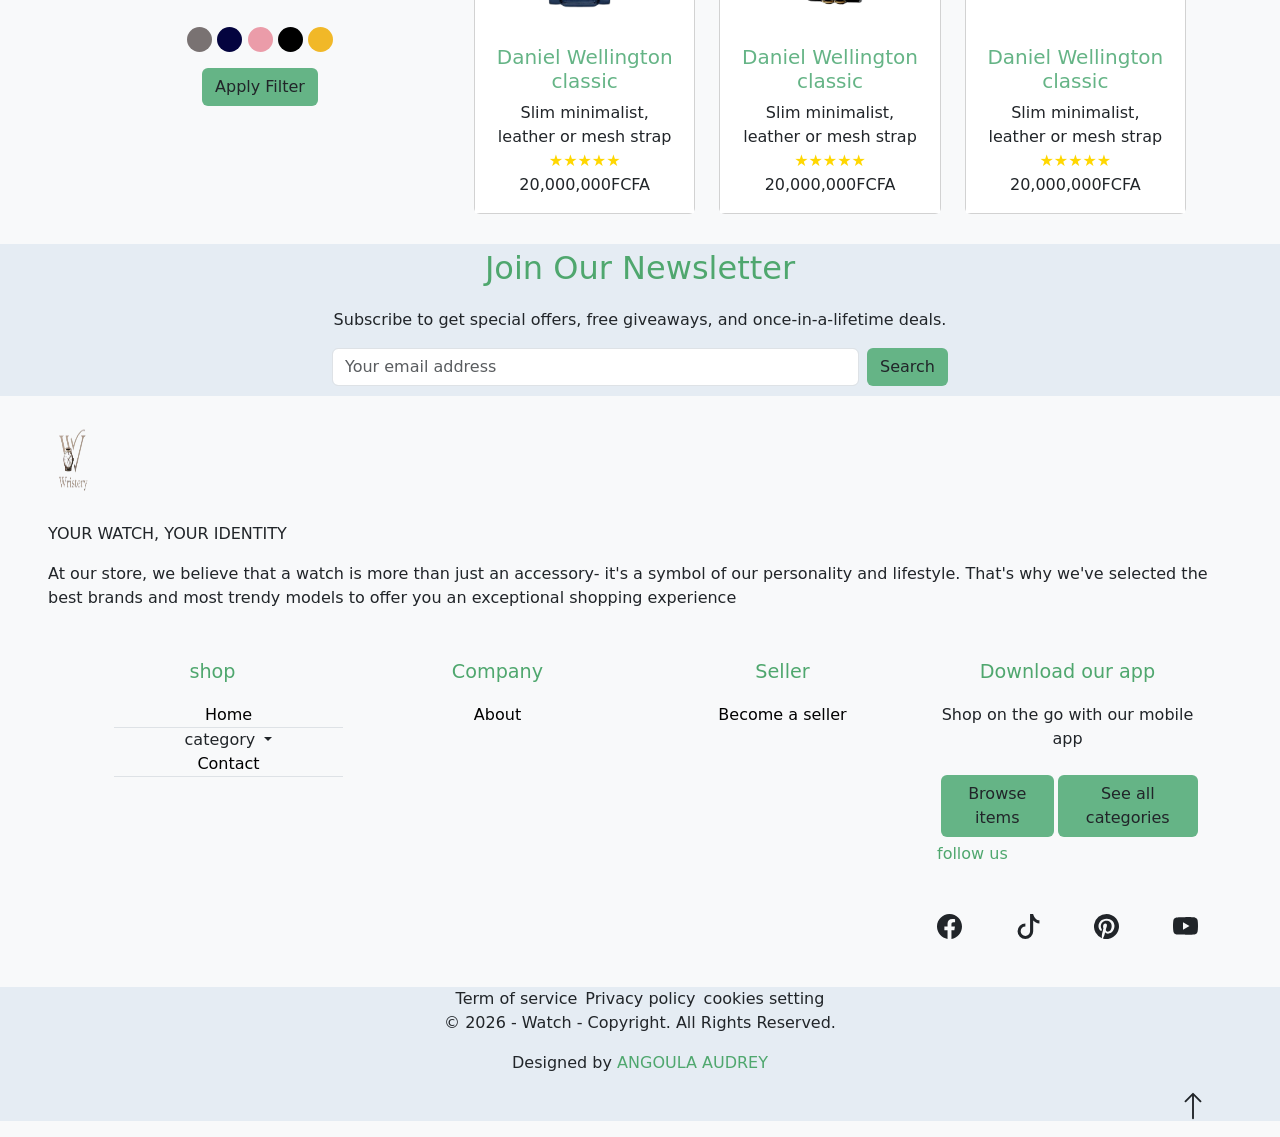
<file: men-category.html>
<!DOCTYPE html>
<html lang="fr">
<head>
    <meta charset="UTF-8">
    <meta name="viewport" content="width=device-width, initial-scale=1.0">
    <link href="https://cdn.jsdelivr.net/npm/bootstrap@5.3.8/dist/css/bootstrap.min.css" rel="stylesheet" integrity="sha384-sRIl4kxILFvY47J16cr9ZwB07vP4J8+LH7qKQnuqkuIAvNWLzeN8tE5YBujZqJLB" crossorigin="anonymous">
<script src="https://cdn.jsdelivr.net/npm/bootstrap@5.3.8/dist/js/bootstrap.bundle.min.js" integrity="sha384-FKyoEForCGlyvwx9Hj09JcYn3nv7wiPVlz7YYwJrWVcXK/BmnVDxM+D2scQbITxI" crossorigin="anonymous"></script>
<link rel="stylesheet" href="index.css">
<link rel="stylesheet" href="category.css">
<!-- <link rel="stylesheet" href="about.css"> -->
    <title>watch</title>
</head>
<body>
    <header>
    <nav class="navbar">
        <div class="container-fluid" style="width: 50%;">
            <a class="navbar-brand"><h1><em>Watch</em></h1></a>
            <form class="d-flex" role="search">
                <input class="form-control me-2" type="search" placeholder="Search for products" aria-label="Search"/>
                <button class="btn btn-outline" type="submit">Search</button>
            </form>
        </div>
    </nav>
    <nav class="navbar navbar-expand-lg bg-body-tertiary">
        <div class="container-fluid">
            <button class="navbar-toggler" type="button" data-bs-toggle="collapse" data-bs-target="#navbarNav" aria-controls="navbarNav" aria-expanded="false" aria-label="Toggle navigation">
                <span class="navbar-toggler-icon"></span>
            </button>

            <div class="collapse navbar-collapse" id="navbarNav">
                <ul class="navbar-nav mx-auto mb-2 mb-lg-0">
                    <li class="nav-item">
                        <a class="nav-link active px-4" aria-current="page" href="index.html">Home</a>
                    </li>
                    <li class="nav-item">
                        <a class="nav-link active px-4" href="about.html">About</a>
                    </li>
                    <li class="nav-item dropdown">
                        <a class="nav-link dropdown-toggle active px-4" href="#" role="button" data-bs-toggle="dropdown" aria-expanded="false">
                        category
                        </a>
                        <ul class="dropdown-menu">
                            <li><a class="dropdown-item" href="men-category.html">Men's watch</a></li>
                            <li><a class="dropdown-item" href="women-category.html">Women's watch</a></li>
                        </ul>
                    </li>
                    <li class="nav-item">
                        <a class="nav-link active px-4" aria-current="page" href="contact.html">Contact</a>
                    </li>
                </ul>
            </div>
        </div>
    </nav>
    </header>
    

    <div class="container text-center mt-5">
    <!-- Stack the columns on mobile by making one full-width and the other half-width -->
  <div class="row">
    <div class="col-12 col-lg-4">
        <!-- <section class="main-division"> -->
        <section>
            <div class="container text-center">
                <div class="row">
                    <div class="col side-cols mx-5 mb-5">
                        <p class="imp-text">Men's Category</p>
                    </div>
                </div>
            </div>
                <div class="container text-center">
                    <div class="row">
                        <div class="col side-cols mx-5 mb-5 p-3">
                            <p>TOP RATED PRODUCTS</p>
                            <div class="ratedinfo">
                                <article><img src="./male/male17.png" class="ratedimage card" height="80" width="80"></article>
                                <article class="ratedtext">
                                    <p >Patrimony Ultra Calibre
                                        <br><span class="star">&#9733;&#9733;&#9733;&#9733;&#9733;</span>
                                        <br>40,000,000FCFA
                                    </p>
                                </article>
                            </div>

                            <div class="ratedinfo">
                                <article><img src="./male/male18.png" class="ratedimage card" height="80" width="80"></article>
                                <article class="ratedtext">
                                    <p>Montbrilliant
                                        <br><span class="star">&#9733;&#9733;&#9733;&#9733;&#9733;</span>
                                        <br>20,000,000FCFA
                                    </p>
                                </article>
                            </div>

                            <div class="ratedinfo">
                                <article><img src="./male/male15.png" class="ratedimage card " height="30" width="80"></article>
                                <article class="ratedtext">
                                    <p>Radomir 1940
                                        <br><span class="star">&#9733;&#9733;&#9733;&#9733;&#9733;</span>
                                        <br>10,000,000FCFA
                                    </p>
                                </article>
                            </div>
                        </div>
                    </div>
                </div>

                <div class="container text-center">
                    <div class="row">
                        <div class="col side-cols mx-5 mb-5">
                            <p class="imp-text">Filter by price</p>
                        </div>
                    </div>
                </div>

                <div class="container text-center">
                    <div class="row">
                        <div class="col side-cols mx-5 mb-5">
                            <select class="form-select form-select-sm" aria-label="Small select example">
                                <option selected>All prices</option>
                                <option value="1">Under 1000000FCFA</option>
                                <option value="2">Above 1000000FCFA</option>
                                <option value="3">Price: Low to High</option>
                                <option value="3">Price: High to Low</option>
                            </select>
                        </div>
                    </div>
                </div>

                <div class="container text-center">
                    <div class="row">
                        <div class="col side-cols mx-5 mb-5 ">
                            <p class="imp-text">Filter by Brand</p>
                        </div>
                    </div>
                </div>

                <div class="container">
                <div class="row">
                    <div class="col side-cols mx-5 mb-5 p-3">
                        <div class="form-check">
                            <input class="form-check-input" type="checkbox" value="" id="checkDefault">
                            <label class="form-check-label" for="checkDefault">
                                Rolex
                            </label>
                        </div>
                        <div class="form-check">
                            <input class="form-check-input" type="checkbox" value="" id="checkChecked" checked>
                            <label class="form-check-label" for="checkChecked">
                                TAG Heuer
                            </label>
                        </div>
                        <div class="form-check">
                            <input class="form-check-input" type="checkbox" value="" id="checkChecked" checked>
                            <label class="form-check-label" for="checkChecked">
                                Fossil
                            </label>
                        </div>
                        <div class="form-check">
                            <input class="form-check-input" type="checkbox" value="" id="checkChecked" checked>
                            <label class="form-check-label" for="checkChecked">
                                Tissot
                            </label>
                        </div>
                        <div class="form-check">
                            <input class="form-check-input" type="checkbox" value="" id="checkChecked" checked>
                            <label class="form-check-label" for="checkChecked">
                                Seiko
                            </label>
                        </div>
                        <div class="form-check">
                            <input class="form-check-input" type="checkbox" value="" id="checkChecked" checked>
                            <label class="form-check-label" for="checkChecked">
                                Patek philippe
                            </label>
                        </div>
                        <div class="form-check">
                            <input class="form-check-input" type="checkbox" value="" id="checkChecked" checked>
                            <label class="form-check-label" for="checkChecked">
                                Omega
                            </label>
                        </div>
                        <div class="form-check">
                            <input class="form-check-input" type="checkbox" value="" id="checkChecked" checked>
                            <label class="form-check-label" for="checkChecked">
                                Casio
                            </label>
                        </div>
                        <div class="form-check">
                            <input class="form-check-input" type="checkbox" value="" id="checkChecked" checked>
                            <label class="form-check-label" for="checkChecked">
                                Citizen
                            </label>
                        </div>
                        <button class="btn btn-outline mt-3" type="submit">Apply Filter</button>
                    </div>
                </div>
                <div class="container text-center">
                <div class="row">
                    <div class="col side-cols mx-5 mb-5">
                        <p class="imp-text">Filter By Color</p>
                    </div>
                </div>

                <div class="container text-center">
                <div class="row">
                    <div class="col">
                        <svg xmlns="http://www.w3.org/2000/svg" width="25" height="25" fill="currentColor" class="bi bi-circle-fill silver" viewBox="0 0 16 16">
                            <circle cx="8" cy="8" r="8"/>
                        </svg>
                        <svg xmlns="http://www.w3.org/2000/svg" width="25" height="25" fill="currentColor" class="bi bi-circle-fill blue" viewBox="0 0 16 16">
                            <circle cx="8" cy="8" r="8"/>
                        </svg>
                        <svg xmlns="http://www.w3.org/2000/svg" width="25" height="25" fill="currentColor" class="bi bi-circle-fill pink" viewBox="0 0 16 16">
                            <circle cx="8" cy="8" r="8"/>
                        </svg>
                        <svg xmlns="http://www.w3.org/2000/svg" width="25" height="25" fill="currentColor" class="bi bi-circle-fill black" viewBox="0 0 16 16">
                            <circle cx="8" cy="8" r="8"/>
                        </svg>
                        <svg xmlns="http://www.w3.org/2000/svg" width="25" height="25" fill="currentColor" class="bi bi-circle-fill golden" viewBox="0 0 16 16">
                            <circle cx="8" cy="8" r="8"/>
                        </svg>
                        <br><button class="btn btn-outline mt-3" type="submit">Apply Filter</button>
                    </div>
                </div>
        </section>
        </div>
        <div class="col-12 col-lg-8">
            <div class="container text-center mt-5">
                <div class="row">
                    <div class="col mt-3">
                        <div class="card h-100 ma-card pt-3">
                    <img src="./male/male7.png" class="card-img-top intro-image" alt="...">
                    <div class="card-body mt-3">
                        <h5 class="card-title mt-3">Daniel Wellington classic</h5>
                        <p class="card-text">Slim minimalist, leather or mesh strap
                            <br><span class="star">&#9733;&#9733;&#9733;&#9733;&#9733;</span>
                            <br class="price">20,000,000FCFA
                        </p>
                    </div>
                </div>
                    </div>
                    <div class="col mt-3">
                        <div class="card h-100 ma-card pt-3">
                    <img src="./male/male11.png" class="card-img-top intro-image" alt="...">
                    <div class="card-body mt-3">
                        <h5 class="card-title mt-3">Daniel Wellington classic</h5>
                        <p class="card-text">Slim minimalist, leather or mesh strap
                            <br><span class="star">&#9733;&#9733;&#9733;&#9733;&#9733;</span>
                            <br class="price">mt-320,000,000FCFA
                        </p>
                    </div>
                </div>
                    </div>
                    <div class="col mt-3">
                        <div class="card h-100 ma-card pt-3">
                    <img src="./male/male16.png" class="card-img-top intro-image" alt="...">
                    <div class="card-body mt-3">
                        <h5 class="card-title mt-3">Daniel Wellington classic</h5>
                        <p class="card-text">Slim minimalist, leather or mesh strap
                            <br><span class="star">&#9733;&#9733;&#9733;&#9733;&#9733;</span>
                            <br class="price">20,000,000FCFA
                        </p>
                    </div>
                </div>
                    </div>
                </div>
            </div>
            <div class="container text-center mt-5">
                <div class="row">
                    <div class="col mt-3">
                         <div class="col">
                        <div class="card h-100 ma-card pt-3">
                    <img src="./male/male12.png" class="card-img-top intro-image" alt="...">
                    <div class="card-body mt-3">
                        <h5 class="card-title mt-3">Daniel Wellington classic</h5>
                        <p class="card-text">Slim minimalist, leather or mesh strap
                            <br><span class="star">&#9733;&#9733;&#9733;&#9733;&#9733;</span>
                            <br class="price">20,000,000FCFA
                        </p>
                    </div>
                </div>
                    </div>
                    </div>
                    <div class="col mt-3">
                         <div class="col">
                        <div class="card h-100 ma-card pt-3">
                    <img src="./male/male3.png" class="card-img-top intro-image" alt="...">
                    <div class="card-body mt-3">
                        <h5 class="card-title">Daniel Wellington classic</h5>
                        <p class="card-temt-3xt">Slim minimalist, leather or mesh strap
                            <br><span class="star">&#9733;&#9733;&#9733;&#9733;&#9733;</span>
                            <br class="price">20,000,000FCFA
                        </p>
                    </div>
                </div>
                    </div>
                    </div>
                    <div class="col mt-3">
                         <div class="col">
                        <div class="card h-100 ma-card pt-3">
                    <img src="./male/male10.png" class="card-img-top intro-image" alt="...">
                    <div class="card-body mt-3">
                        <h5 class="card-title">Daniel Wellington classic</h5>
                        <p class="card-temt-3xt">Slim minimalist, leather or mesh strap
                            <br><span class="star">&#9733;&#9733;&#9733;&#9733;&#9733;</span>
                            <br class="price">20,000,000FCFA
                        </p>
                    </div>
                </div>
                    </div>
                    </div>
                </div>
            </div>
            <div class="container text-center mt-5">
                <div class="row">
                    <div class="col mt-3">
                         <div class="col">
                        <div class="card h-100 ma-card pt-3">
                    <img src="./male/male4.png" class="card-img-top intro-image" alt="...">
                    <div class="card-body mt-3">
                        <h5 class="card-title">Daniel Wellington classic</h5>
                        <p class="card-text">Slim minimalist, leather or mesh strap
                            <br><span class="star">&#9733;&#9733;&#9733;&#9733;&#9733;</span>
                            <br class="price">20,000,000FCFA
                        </p>
                    </div>
                </div>
                    </div>
                    </div>
                    <div class="col mt-3">
                         <div class="col">
                        <div class="card h-100 ma-card pt-3">
                    <img src="./male/male7.png" class="card-img-top intro-image" alt="...">
                    <div class="card-body mt-3">
                        <h5 class="card-title ">Daniel Wellington classic</h5>
                        <p class="card-text">Slim minimalist, leather or mesh strap
                            <br><span class="star">&#9733;&#9733;&#9733;&#9733;&#9733;</span>
                            <br class="price">20,000,000FCFA
                        </p>
                    </div>
                </div>
                    </div>
                    </div>
                    <div class="col mt-3">
                         <div class="col">
                        <div class="card h-100 ma-card pt-3">
                    <img src="./male/male15.png" class="card-img-top intro-image" alt="...">
                    <div class="card-body">
                        <h5 class="card-title mt-3">Daniel Wellington classic</h5>
                        <p class="card-text">Slim minimalist, leather or mesh strap
                            <br><span class="star">&#9733;&#9733;&#9733;&#9733;&#9733;</span>
                            <br class="price">20,000,000FCFA
                        </p>
                    </div>
                </div>
                    </div>
                    </div>
                </div>
            </div>
        </div>
    </div>
</div>
<section class=" join">
        <p class="endtitle joinUs">Join Our Newsletter</p>
        <p>Subscribe to get special offers, free giveaways, and once-in-a-lifetime deals.</p>
        <div class="container-fluid" style="width: 50%;">
            <form class="d-flex" role="search">
                <input class="form-control me-2" type="search" placeholder="Your email address" aria-label="Search"/>
                <button class="btn btn-outline" type="submit">Search</button>
            </form>
        </div>
    </section>


    <section class="endinfo mx-5">
        <div>
            <div id="logoMessage" height="200" width="100">
                <p><img src="logo.png" id="endImage"></p>
                <p id="endMainMessage">YOUR WATCH, YOUR IDENTITY</p>
            </div>
            <div>
                <p class="text">At our store, we believe that a watch is more than just an accessory- it's a
                    symbol of our personality and lifestyle. That's why we've selected the best 
                    brands and most trendy models to offer you an exceptional shopping experience
                </p>
            </div>
        </div>
        <div class="container text-center mt-5">
            <div class="row rovar(--bs-success)w-cols-1 row-cols-sm-2 row-cols-md-4">
                <div class="col">
                    <p class="endtitle">shop</p>
                    <ol>
                        <li class="border-bottom"><a href="index.html">Home</a></li>
                        <li class="nav-item dropdown">
                        <a class="nav-link dropdown-toggle active px-4" href="#" role="button" data-bs-toggle="dropdown" aria-expanded="false">
                        category
                        </a>
                        <ul class="dropdown-menu">
                            <li><a class="dropdown-item" href="men-category.html">Men's watch</a></li>
                            <li><a class="dropdown-item" href="women-category.html">Women's watch</a></li>
                        </ul>
                    </li>
                        <li class="border-bottom"><a href="contact.html">Contact</a></li>
                    </ol>
                </div>
                <div class="col">
                    <p class="endtitle">Company</p>
                    <p><a href="about.html">About</a></p>
                </div>
                <div class="col">
                    <div class="centralise">
                        <p class="endtitle">Seller</p>
                        <p><a href="Seller.html">Become a seller</a></>
                    </div>
                </div>
    
                <div class="col">
                    <p class="endtitle">Download our app</p>
                    <p>Shop on the go with our mobile app</p>
                    <section class="app-botton">
                        <a class="btn  mx-1 mt-2" href="#category" role="button">Browse items</a>
                        <a class="btn  mt-2 " href="#category" role="button">See all categories</a>
                    </section>
                    <p class="follow">follow us</p>
                    <section class="icons mt-5 mb-5">
                        <svg xmlns="http://www.w3.org/2000/svg" width="25" height="25" fill="currentColor" class="bi bi-facebook follow-icons " viewBox="0 0 16 16">
                                <path d="M16 8.049c0-4.446-3.582-8.05-8-8.05C3.58 0-.002 3.603-.002 8.05c0 4.017 2.926 7.347 6.75 7.951v-5.625h-2.03V8.05H6.75V6.275c0-2.017 1.195-3.131 3.022-3.131.876 0 1.791.157 1.791.157v1.98h-1.009c-.993 0-1.303.621-1.303 1.258v1.51h2.218l-.354 2.326H9.25V16c3.824-.604 6.75-3.934 6.75-7.951"/>
                            </svg>
                        
                        <svg xmlns="http://www.w3.org/2000/svg" width="25" height="25" fill="currentColor" class="bi bi-tiktok follow-icons" viewBox="0 0 16 16">
                                <path d="M9 0h1.98c.144.715.54 1.617 1.235 2.512C12.895 3.389 13.797 4 15 4v2c-1.753 0-3.07-.814-4-1.829V11a5 5 0 1 1-5-5v2a3 3 0 1 0 3 3z"/>
                            </svg>
                        
                        <svg xmlns="http://www.w3.org/2000/svg" width="25" height="25" fill="currentColor" class="bi bi-pinterest follow-icons" viewBox="0 0 16 16">
                                <path d="M8 0a8 8 0 0 0-2.915 15.452c-.07-.633-.134-1.606.027-2.297.146-.625.938-3.977.938-3.977s-.239-.479-.239-1.187c0-1.113.645-1.943 1.448-1.943.682 0 1.012.512 1.012 1.127 0 .686-.437 1.712-.663 2.663-.188.796.4 1.446 1.185 1.446 1.422 0 2.515-1.5 2.515-3.664 0-1.915-1.377-3.254-3.342-3.254-2.276 0-3.612 1.707-3.612 3.471 0 .688.265 1.425.595 1.826a.24.24 0 0 1 .056.23c-.061.252-.196.796-.222.907-.035.146-.116.177-.268.107-1-.465-1.624-1.926-1.624-3.1 0-2.523 1.834-4.84 5.286-4.84 2.775 0 4.932 1.977 4.932 4.62 0 2.757-1.739 4.976-4.151 4.976-.811 0-1.573-.421-1.834-.919l-.498 1.902c-.181.695-.669 1.566-.995 2.097A8 8 0 1 0 8 0"/>
                            </svg>
                        
                        <svg xmlns="http://www.w3.org/2000/svg" width="25" height="25" fill="currentColor" class="bi bi-youtube follow-icons" viewBox="0 0 16 16">
                                <path d="M8.051 1.999h.089c.822.003 4.987.033 6.11.335a2.01 2.01 0 0 1 1.415 1.42c.101.38.172.883.22 1.402l.01.104.022.26.008.104c.065.914.073 1.77.074 1.957v.075c-.001.194-.01 1.108-.082 2.06l-.008.105-.009.104c-.05.572-.124 1.14-.235 1.558a2.01 2.01 0 0 1-1.415 1.42c-1.16.312-5.569.334-6.18.335h-.142c-.309 0-1.587-.006-2.927-.052l-.17-.006-.087-.004-.171-.007-.171-.007c-1.11-.049-2.167-.128-2.654-.26a2.01 2.01 0 0 1-1.415-1.419c-.111-.417-.185-.986-.235-1.558L.09 9.82l-.008-.104A31 31 0 0 1 0 7.68v-.123c.002-.215.01-.958.064-1.778l.007-.103.003-.052.008-.104.022-.26.01-.104c.048-.519.119-1.023.22-1.402a2.01 2.01 0 0 1 1.415-1.42c.487-.13 1.544-.21 2.654-.26l.17-.007.172-.006.086-.003.171-.007A100 100 0 0 1 7.858 2zM6.4 5.209v4.818l4.157-2.408z"/>
                            </svg>
                        
                    </section>
                </div>
            </div>
        </div>
    </section>
    <footer>
        <div>
            <span>Term of service</span>
            <span class="end-policy">Privacy policy</span>
            <span>cookies setting</span>
        </div>
        <p id="copyright">&copy; 2026 - Watch - Copyright. All Rights Reserved.</p>
        <p>Designed by <span class="name">ANGOULA AUDREY</span></p>
        <p class="return-up-btn mx-5">
            <a class="nav-link active px-4" aria-current="page" href="#">
                <span>
                    <svg xmlns="http://www.w3.org/2000/svg" width="30" height="30" fill="currentColor" class="bi bi-arrow-up" viewBox="0 0 16 16">
  <path fill-rule="evenodd" d="M8 15a.5.5 0 0 0 .5-.5V2.707l3.146 3.147a.5.5 0 0 0 .708-.708l-4-4a.5.5 0 0 0-.708 0l-4 4a.5.5 0 1 0 .708.708L7.5 2.707V14.5a.5.5 0 0 0 .5.5"/>
</svg>
                </span>
            </a>
        </p>
    </footer>
</body>
</html>
</file>
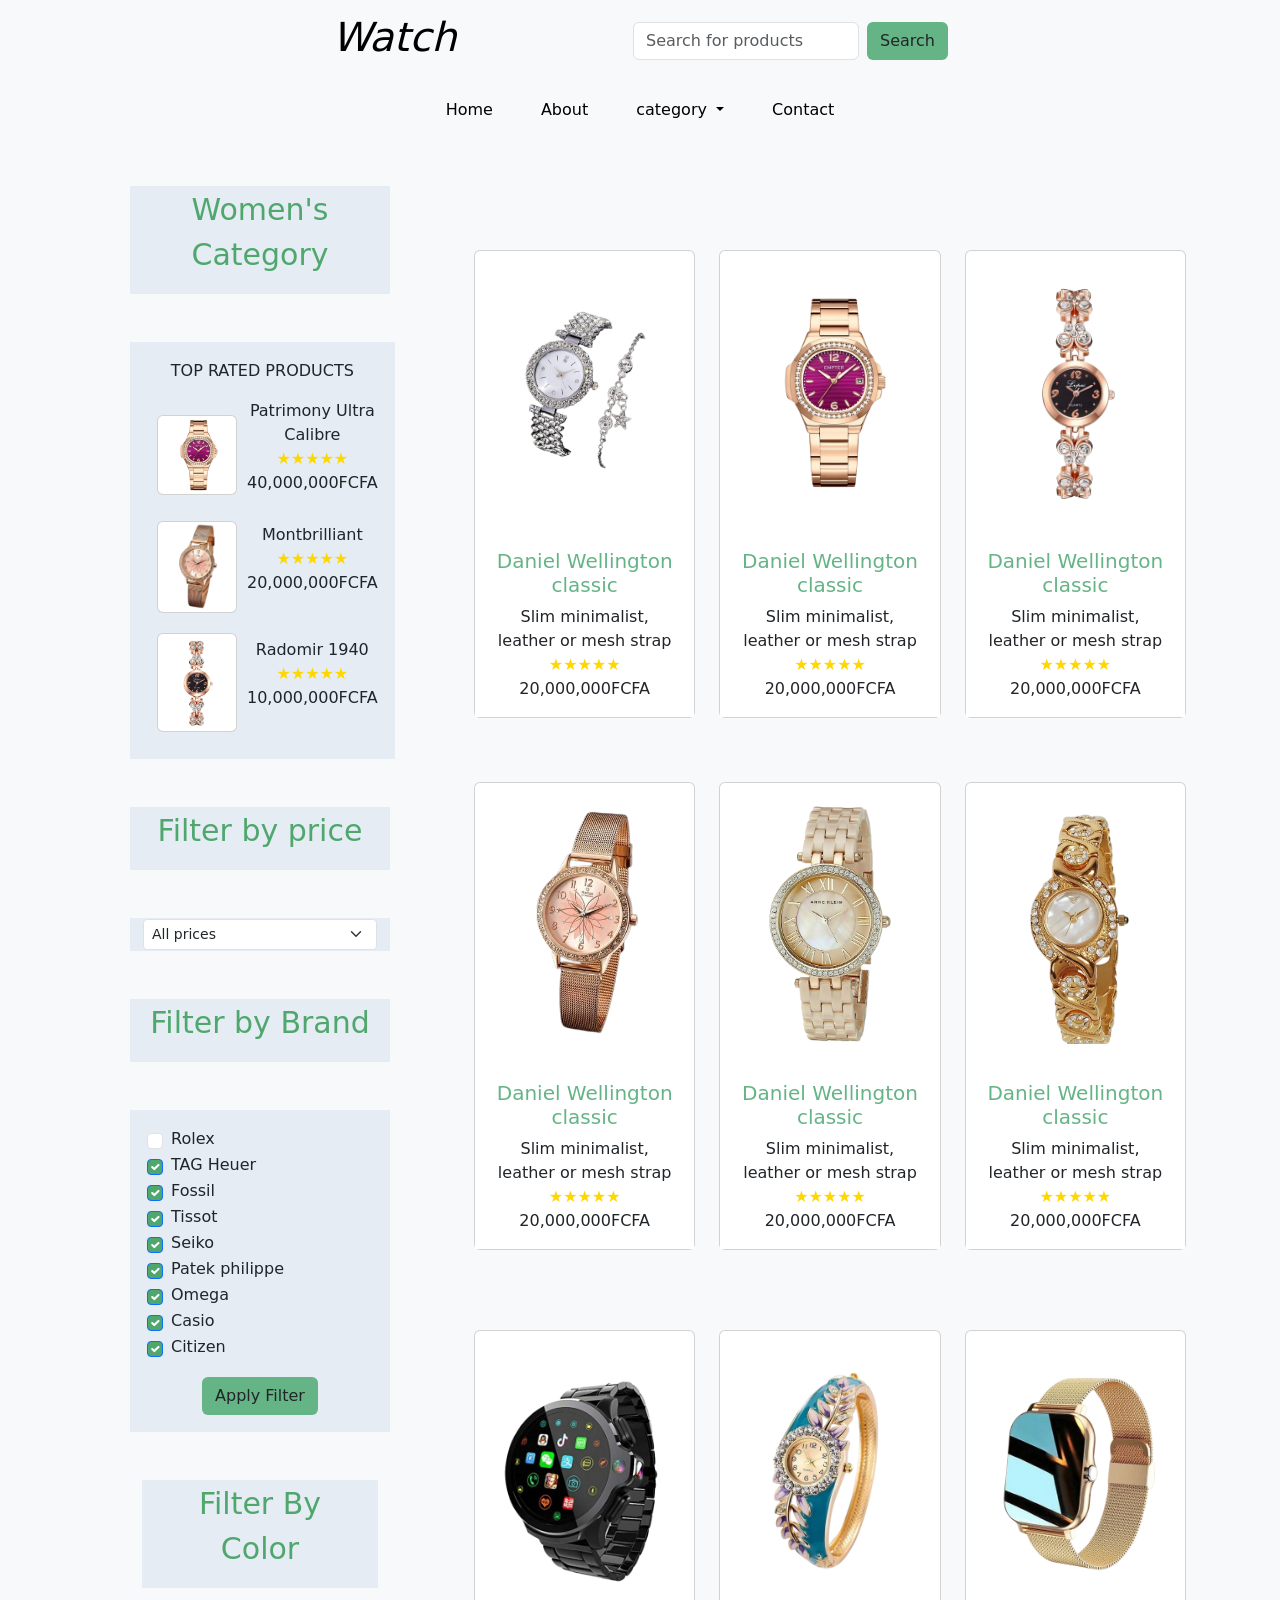
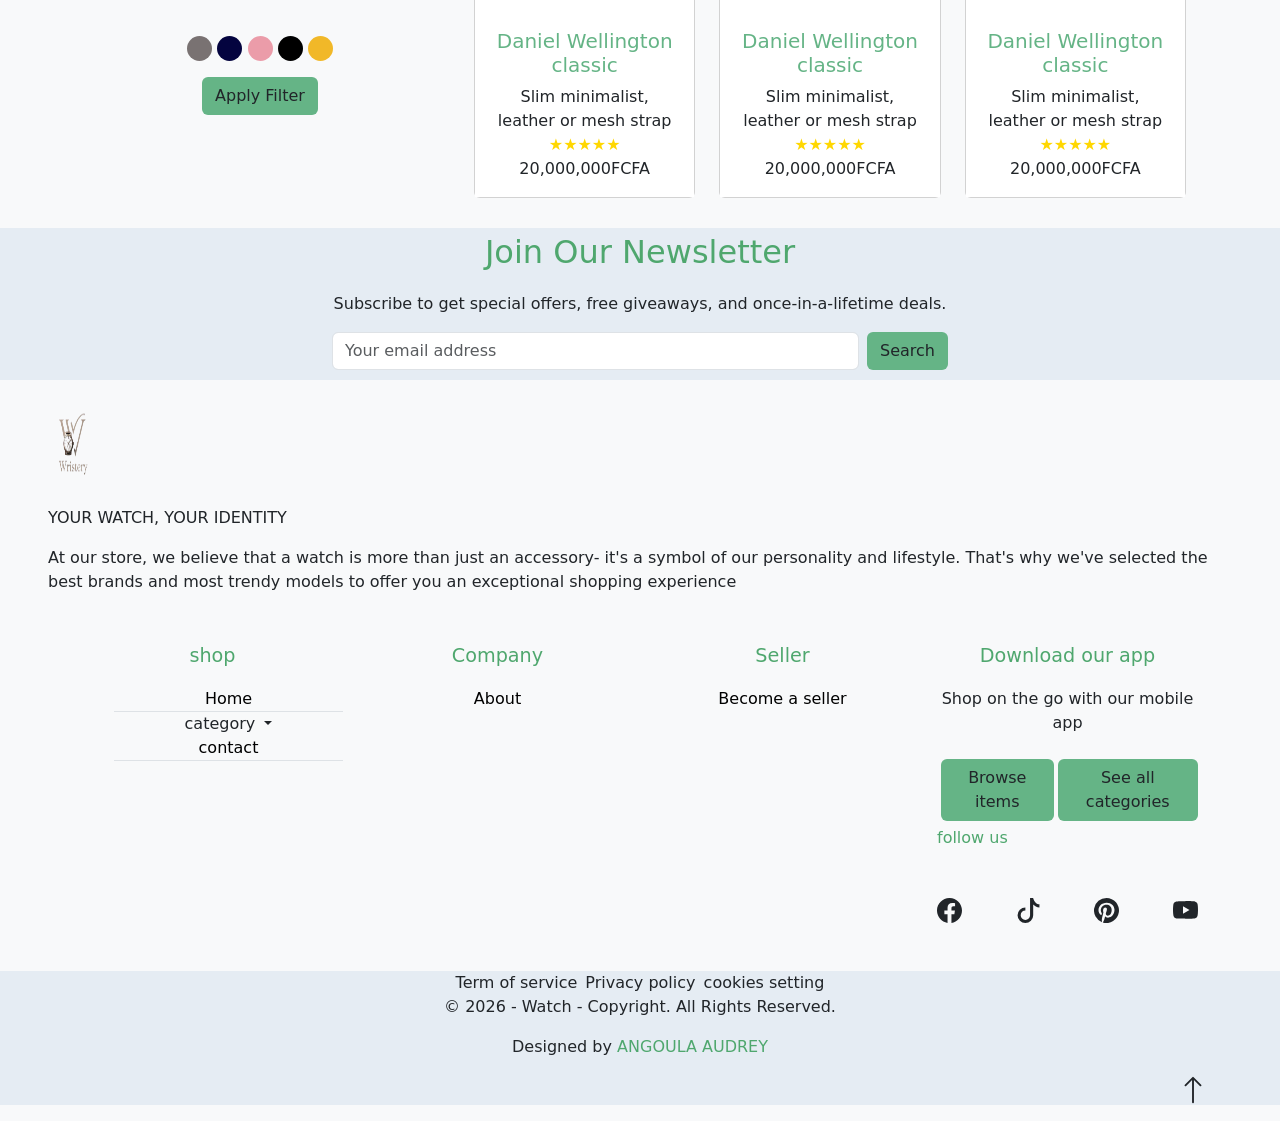
<file: women-category.html>
<!DOCTYPE html>
<html lang="fr">
<head>
    <meta charset="UTF-8">
    <meta name="viewport" content="width=device-width, initial-scale=1.0">
    <link href="https://cdn.jsdelivr.net/npm/bootstrap@5.3.8/dist/css/bootstrap.min.css" rel="stylesheet" integrity="sha384-sRIl4kxILFvY47J16cr9ZwB07vP4J8+LH7qKQnuqkuIAvNWLzeN8tE5YBujZqJLB" crossorigin="anonymous">
<script src="https://cdn.jsdelivr.net/npm/bootstrap@5.3.8/dist/js/bootstrap.bundle.min.js" integrity="sha384-FKyoEForCGlyvwx9Hj09JcYn3nv7wiPVlz7YYwJrWVcXK/BmnVDxM+D2scQbITxI" crossorigin="anonymous"></script>
<link rel="stylesheet" href="index.css">
<link rel="stylesheet" href="category.css">
<!-- <link rel="stylesheet" href="about.css"> -->
    <title>watch</title>
</head>
<body>
    <header>
    <nav class="navbar">
        <div class="container-fluid" style="width: 50%;">
            <a class="navbar-brand"><h1><em>Watch</em></h1></a>
            <form class="d-flex" role="search">
                <input class="form-control me-2" type="search" placeholder="Search for products" aria-label="Search"/>
                <button class="btn btn-outline" type="submit">Search</button>
            </form>
        </div>
    </nav>
    <nav class="navbar navbar-expand-lg bg-body-tertiary">
        <div class="container-fluid">
            <button class="navbar-toggler" type="button" data-bs-toggle="collapse" data-bs-target="#navbarNav" aria-controls="navbarNav" aria-expanded="false" aria-label="Toggle navigation">
                <span class="navbar-toggler-icon"></span>
            </button>

            <div class="collapse navbar-collapse" id="navbarNav">
                <ul class="navbar-nav mx-auto mb-2 mb-lg-0">
                    <li class="nav-item">
                        <a class="nav-link active px-4" aria-current="page" href="index.html">Home</a>
                    </li>
                    <li class="nav-item">
                        <a class="nav-link active px-4" href="about.html">About</a>
                    </li>
                    <li class="nav-item dropdown">
                        <a class="nav-link dropdown-toggle active px-4" href="#" role="button" data-bs-toggle="dropdown" aria-expanded="false">
                        category
                        </a>
                        <ul class="dropdown-menu">
                            <li><a class="dropdown-item" href="men-category.html">Men's watch</a></li>
                            <li><a class="dropdown-item" href="women-category.html">Women's watch</a></li>
                        </ul>
                    </li>
                    <li class="nav-item">
                        <a class="nav-link active px-4" aria-current="page" href="contact.html">Contact</a>
                    </li>
                </ul>
            </div>
        </div>
    </nav>
    </header>
    

    <div class="container text-center mt-5">
    <!-- Stack the columns on mobile by making one full-width and the other half-width -->
  <div class="row">
    <div class="col-12 col-lg-4">
        <!-- <section class="main-division"> -->
        <section>
            <div class="container text-center">
                <div class="row">
                    <div class="col side-cols mx-5 mb-5">
                        <p class="imp-text">Women's Category</p>
                    </div>
                </div>
            </div>
                <div class="container text-center">
                    <div class="row">
                        <div class="col side-cols mx-5 mb-5 p-3">
                            <p>TOP RATED PRODUCTS</p>
                            <div class="ratedinfo">
                                <article><img src="./female/female8.png" class="ratedimage card" height="80" width="80"></article>
                                <article class="ratedtext">
                                    <p >Patrimony Ultra Calibre
                                        <br><span class="star">&#9733;&#9733;&#9733;&#9733;&#9733;</span>
                                        <br>40,000,000FCFA
                                    </p>
                                </article>
                            </div>

                            <div class="ratedinfo">
                                <article><img src="./female/female13.png" class="ratedimage card" height="80" width="80"></article>
                                <article class="ratedtext">
                                    <p>Montbrilliant
                                        <br><span class="star">&#9733;&#9733;&#9733;&#9733;&#9733;</span>
                                        <br>20,000,000FCFA
                                    </p>
                                </article>
                            </div>

                            <div class="ratedinfo">
                                <article><img src="./female/female6.png" class="ratedimage card " height="30" width="80"></article>
                                <article class="ratedtext">
                                    <p>Radomir 1940
                                        <br><span class="star">&#9733;&#9733;&#9733;&#9733;&#9733;</span>
                                        <br>10,000,000FCFA
                                    </p>
                                </article>
                            </div>
                        </div>
                    </div>
                </div>

                <div class="container text-center">
                    <div class="row">
                        <div class="col side-cols mx-5 mb-5">
                            <p class="imp-text">Filter by price</p>
                        </div>
                    </div>
                </div>

                <div class="container text-center">
                    <div class="row">
                        <div class="col side-cols mx-5 mb-5">
                            <select class="form-select form-select-sm" aria-label="Small select example">
                                <option selected>All prices</option>
                                <option value="1">Under 1000000FCFA</option>
                                <option value="2">Above 1000000FCFA</option>
                                <option value="3">Price: Low to High</option>
                                <option value="3">Price: High to Low</option>
                            </select>
                        </div>
                    </div>
                </div>

                <div class="container text-center">
                    <div class="row">
                        <div class="col side-cols mx-5 mb-5 ">
                            <p class="imp-text">Filter by Brand</p>
                        </div>
                    </div>
                </div>

                <div class="container">
                <div class="row">
                    <div class="col side-cols mx-5 mb-5 p-3">
                        <div class="form-check">
                            <input class="form-check-input" type="checkbox" value="" id="checkDefault">
                            <label class="form-check-label" for="checkDefault">
                                Rolex
                            </label>
                        </div>
                        <div class="form-check">
                            <input class="form-check-input" type="checkbox" value="" id="checkChecked" checked>
                            <label class="form-check-label" for="checkChecked">
                                TAG Heuer
                            </label>
                        </div>
                        <div class="form-check">
                            <input class="form-check-input" type="checkbox" value="" id="checkChecked" checked>
                            <label class="form-check-label" for="checkChecked">
                                Fossil
                            </label>
                        </div>
                        <div class="form-check">
                            <input class="form-check-input" type="checkbox" value="" id="checkChecked" checked>
                            <label class="form-check-label" for="checkChecked">
                                Tissot
                            </label>
                        </div>
                        <div class="form-check">
                            <input class="form-check-input" type="checkbox" value="" id="checkChecked" checked>
                            <label class="form-check-label" for="checkChecked">
                                Seiko
                            </label>
                        </div>
                        <div class="form-check">
                            <input class="form-check-input" type="checkbox" value="" id="checkChecked" checked>
                            <label class="form-check-label" for="checkChecked">
                                Patek philippe
                            </label>
                        </div>
                        <div class="form-check">
                            <input class="form-check-input" type="checkbox" value="" id="checkChecked" checked>
                            <label class="form-check-label" for="checkChecked">
                                Omega
                            </label>
                        </div>
                        <div class="form-check">
                            <input class="form-check-input" type="checkbox" value="" id="checkChecked" checked>
                            <label class="form-check-label" for="checkChecked">
                                Casio
                            </label>
                        </div>
                        <div class="form-check">
                            <input class="form-check-input" type="checkbox" value="" id="checkChecked" checked>
                            <label class="form-check-label" for="checkChecked">
                                Citizen
                            </label>
                        </div>
                        <button class="btn btn-outline mt-3" type="submit">Apply Filter</button>
                    </div>
                </div>
                <div class="container text-center">
                <div class="row">
                    <div class="col side-cols mx-5 mb-5">
                        <p class="imp-text">Filter By Color</p>
                    </div>
                </div>

                <div class="container text-center">
                <div class="row">
                    <div class="col">
                        <svg xmlns="http://www.w3.org/2000/svg" width="25" height="25" fill="currentColor" class="bi bi-circle-fill silver" viewBox="0 0 16 16">
                            <circle cx="8" cy="8" r="8"/>
                        </svg>
                        <svg xmlns="http://www.w3.org/2000/svg" width="25" height="25" fill="currentColor" class="bi bi-circle-fill blue" viewBox="0 0 16 16">
                            <circle cx="8" cy="8" r="8"/>
                        </svg>
                        <svg xmlns="http://www.w3.org/2000/svg" width="25" height="25" fill="currentColor" class="bi bi-circle-fill pink" viewBox="0 0 16 16">
                            <circle cx="8" cy="8" r="8"/>
                        </svg>
                        <svg xmlns="http://www.w3.org/2000/svg" width="25" height="25" fill="currentColor" class="bi bi-circle-fill black" viewBox="0 0 16 16">
                            <circle cx="8" cy="8" r="8"/>
                        </svg>
                        <svg xmlns="http://www.w3.org/2000/svg" width="25" height="25" fill="currentColor" class="bi bi-circle-fill golden" viewBox="0 0 16 16">
                            <circle cx="8" cy="8" r="8"/>
                        </svg>
                        <br><button class="btn btn-outline mt-3" type="submit">Apply Filter</button>
                    </div>
                </div>
        </section>
        </div>
        <div class="col-12 col-lg-8">
            <div class="container text-center mt-5">
                <div class="row">
                    <div class="col mt-3">
                        <div class="card h-100 ma-card pt-3">
                    <img src="./female/female5.png" class="card-img-top intro-image" alt="...">
                    <div class="card-body mt-3">
                        <h5 class="card-title">Daniel Wellington classic</h5>
                        <p class="card-text">Slim minimalist, leather or mesh strap
                            <br><span class="star">&#9733;&#9733;&#9733;&#9733;&#9733;</span>
                            <br class="price">20,000,000FCFA
                        </p>
                    </div>
                </div>
                    </div>
                    <div class="col mt-3">
                        <div class="card h-100 ma-card pt-3">
                    <img src="./female/female8.png" class="card-img-top intro-image" alt="...">
                    <div class="card-body mt-3">
                        <h5 class="card-title">Daniel Wellington classic</h5>
                        <p class="card-text">Slim minimalist, leather or mesh strap
                            <br><span class="star">&#9733;&#9733;&#9733;&#9733;&#9733;</span>
                            <br class="price">20,000,000FCFA
                        </p>
                    </div>
                </div>
                    </div>
                    <div class="col mt-3">
                        <div class="card h-100 ma-card pt-3">
                    <img src="./female/female6.png" class="card-img-top intro-image" alt="...">
                    <div class="card-body mt-3">
                        <h5 class="card-title">Daniel Wellington classic</h5>
                        <p class="card-text">Slim minimalist, leather or mesh strap
                            <br><span class="star">&#9733;&#9733;&#9733;&#9733;&#9733;</span>
                            <br class="price">20,000,000FCFA
                        </p>
                    </div>
                </div>
                    </div>
                </div>
            </div>
            <div class="container text-center mt-5">
                <div class="row">
                    <div class="col mt-3">
                         <div class="col">
                        <div class="card h-100 ma-card pt-3">
                    <img src="./female/female13.png" class="card-img-top intro-image" alt="...">
                    <div class="card-body mt-3">
                        <h5 class="card-title">Daniel Wellington classic</h5>
                        <p class="card-text">Slim minimalist, leather or mesh strap
                            <br><span class="star">&#9733;&#9733;&#9733;&#9733;&#9733;</span>
                            <br class="price">20,000,000FCFA
                        </p>
                    </div>
                </div>
                    </div>
                    </div>
                    <div class="col mt-3">
                         <div class="col">
                        <div class="card h-100 ma-card pt-3">
                    <img src="./female/female14.png" class="card-img-top intro-image" alt="...">
                    <div class="card-body mt-3">
                        <h5 class="card-title">Daniel Wellington classic</h5>
                        <p class="card-text">Slim minimalist, leather or mesh strap
                            <br><span class="star">&#9733;&#9733;&#9733;&#9733;&#9733;</span>
                            <br class="price">20,000,000FCFA
                        </p>
                    </div>
                </div>
                    </div>
                    </div>
                    <div class="col mt-3">
                         <div class="col">
                        <div class="card h-100 ma-card pt-3">
                    <img src="./female/female16.png" class="card-img-top intro-image" alt="...">
                    <div class="card-body mt-3">
                        <h5 class="card-title">Daniel Wellington classic</h5>
                        <p class="card-text">Slim minimalist, leather or mesh strap
                            <br><span class="star">&#9733;&#9733;&#9733;&#9733;&#9733;</span>
                            <br class="price">20,000,000FCFA
                        </p>
                    </div>
                </div>
                    </div>
                    </div>
                </div>
            </div>
            <div class="container text-center mt-5 pt-3">
                <div class="row">
                    <div class="col mt-3">
                         <div class="col">
                        <div class="card h-100 ma-card pt-3">
                    <img src="./female/female11.png" class="card-img-top intro-image" alt="...">
                    <div class="card-body mt-3">
                        <h5 class="card-title">Daniel Wellington classic</h5>
                        <p class="card-text">Slim minimalist, leather or mesh strap
                            <br><span class="star">&#9733;&#9733;&#9733;&#9733;&#9733;</span>
                            <br class="price">20,000,000FCFA
                        </p>
                    </div>
                </div>
                    </div>
                    </div>
                    <div class="col mt-3">
                         <div class="col">
                        <div class="card h-100 ma-card pt-3">
                    <img src="./female/female10.png" class="card-img-top intro-image" alt="...">
                    <div class="card-body mt-3">
                        <h5 class="card-title">Daniel Wellington classic</h5>
                        <p class="card-text">Slim minimalist, leather or mesh strap
                            <br><span class="star">&#9733;&#9733;&#9733;&#9733;&#9733;</span>
                            <br class="price">20,000,000FCFA
                        </p>
                    </div>
                </div>
                    </div>
                    </div>
                    <div class="col mt-3">
                         <div class="col">
                        <div class="card h-100 ma-card pt-3">
                    <img src="./female/female9.png" class="card-img-top intro-image" alt="...">
                    <div class="card-body mt-3">
                        <h5 class="card-title">Daniel Wellington classic</h5>
                        <p class="card-text">Slim minimalist, leather or mesh strap
                            <br><span class="star">&#9733;&#9733;&#9733;&#9733;&#9733;</span>
                            <br class="price">20,000,000FCFA
                        </p>
                    </div>
                </div>
                    </div>
                    </div>
                </div>
            </div>
        </div>
    </div>
</div>
<section class=" join">
        <p class="endtitle joinUs">Join Our Newsletter</p>
        <p>Subscribe to get special offers, free giveaways, and once-in-a-lifetime deals.</p>
        <div class="container-fluid" style="width: 50%;">
            <form class="d-flex" role="search">
                <input class="form-control me-2" type="search" placeholder="Your email address" aria-label="Search"/>
                <button class="btn btn-outline" type="submit">Search</button>
            </form>
        </div>
    </section>


    <section class="endinfo mx-5">
        <div>
            <div id="logoMessage" height="200" width="100">
                <p><img src="logo.png" id="endImage"></p>
                <p id="endMainMessage">YOUR WATCH, YOUR IDENTITY</p>
            </div>
            <div>
                <p class="text">At our store, we believe that a watch is more than just an accessory- it's a
                    symbol of our personality and lifestyle. That's why we've selected the best 
                    brands and most trendy models to offer you an exceptional shopping experience
                </p>
            </div>
        </div>
        <div class="container text-center mt-5">
            <div class="row rovar(--bs-success)w-cols-1 row-cols-sm-2 row-cols-md-4">
                <div class="col">
                    <p class="endtitle">shop</p>
                    <ol>
                        <li class="border-bottom"><a href="index.html">Home</a></li>
                        <li class="nav-item dropdown">
                        <a class="nav-link dropdown-toggle active px-4" href="#" role="button" data-bs-toggle="dropdown" aria-expanded="false">
                        category
                        </a>
                        <ul class="dropdown-menu">
                            <li><a class="dropdown-item" href="men-category.html">Men's watch</a></li>
                            <li><a class="dropdown-item" href="women-category.html">Women's watch</a></li>
                        </ul>
                    </li>
                        <li class="border-bottom"><a href="contact.html">contact</a></li>
                    </ol>
                </div>
                <div class="col">
                    <p class="endtitle">Company</p>
                    <p><a href="about.html">About</a></p>
                </div>
                <div class="col">
                    <div class="centralise">
                        <p class="endtitle">Seller</p>
                        <p><a href="Seller.html">Become a seller</a></>
                    </div>
                </div>
    
                <div class="col">
                    <p class="endtitle">Download our app</p>
                    <p>Shop on the go with our mobile app</p>
                    <section class="app-botton">
                        <a class="btn  mx-1 mt-2" href="#category" role="button">Browse items</a>
                        <a class="btn  mt-2 " href="#category" role="button">See all categories</a>
                    </section>
                    <p class="follow">follow us</p>
                    <section class="icons mt-5 mb-5">
                        <svg xmlns="http://www.w3.org/2000/svg" width="25" height="25" fill="currentColor" class="bi bi-facebook follow-icons " viewBox="0 0 16 16">
                                <path d="M16 8.049c0-4.446-3.582-8.05-8-8.05C3.58 0-.002 3.603-.002 8.05c0 4.017 2.926 7.347 6.75 7.951v-5.625h-2.03V8.05H6.75V6.275c0-2.017 1.195-3.131 3.022-3.131.876 0 1.791.157 1.791.157v1.98h-1.009c-.993 0-1.303.621-1.303 1.258v1.51h2.218l-.354 2.326H9.25V16c3.824-.604 6.75-3.934 6.75-7.951"/>
                            </svg>
                        
                        <svg xmlns="http://www.w3.org/2000/svg" width="25" height="25" fill="currentColor" class="bi bi-tiktok follow-icons" viewBox="0 0 16 16">
                                <path d="M9 0h1.98c.144.715.54 1.617 1.235 2.512C12.895 3.389 13.797 4 15 4v2c-1.753 0-3.07-.814-4-1.829V11a5 5 0 1 1-5-5v2a3 3 0 1 0 3 3z"/>
                            </svg>
                        
                        <svg xmlns="http://www.w3.org/2000/svg" width="25" height="25" fill="currentColor" class="bi bi-pinterest follow-icons" viewBox="0 0 16 16">
                                <path d="M8 0a8 8 0 0 0-2.915 15.452c-.07-.633-.134-1.606.027-2.297.146-.625.938-3.977.938-3.977s-.239-.479-.239-1.187c0-1.113.645-1.943 1.448-1.943.682 0 1.012.512 1.012 1.127 0 .686-.437 1.712-.663 2.663-.188.796.4 1.446 1.185 1.446 1.422 0 2.515-1.5 2.515-3.664 0-1.915-1.377-3.254-3.342-3.254-2.276 0-3.612 1.707-3.612 3.471 0 .688.265 1.425.595 1.826a.24.24 0 0 1 .056.23c-.061.252-.196.796-.222.907-.035.146-.116.177-.268.107-1-.465-1.624-1.926-1.624-3.1 0-2.523 1.834-4.84 5.286-4.84 2.775 0 4.932 1.977 4.932 4.62 0 2.757-1.739 4.976-4.151 4.976-.811 0-1.573-.421-1.834-.919l-.498 1.902c-.181.695-.669 1.566-.995 2.097A8 8 0 1 0 8 0"/>
                            </svg>
                        
                        <svg xmlns="http://www.w3.org/2000/svg" width="25" height="25" fill="currentColor" class="bi bi-youtube follow-icons" viewBox="0 0 16 16">
                                <path d="M8.051 1.999h.089c.822.003 4.987.033 6.11.335a2.01 2.01 0 0 1 1.415 1.42c.101.38.172.883.22 1.402l.01.104.022.26.008.104c.065.914.073 1.77.074 1.957v.075c-.001.194-.01 1.108-.082 2.06l-.008.105-.009.104c-.05.572-.124 1.14-.235 1.558a2.01 2.01 0 0 1-1.415 1.42c-1.16.312-5.569.334-6.18.335h-.142c-.309 0-1.587-.006-2.927-.052l-.17-.006-.087-.004-.171-.007-.171-.007c-1.11-.049-2.167-.128-2.654-.26a2.01 2.01 0 0 1-1.415-1.419c-.111-.417-.185-.986-.235-1.558L.09 9.82l-.008-.104A31 31 0 0 1 0 7.68v-.123c.002-.215.01-.958.064-1.778l.007-.103.003-.052.008-.104.022-.26.01-.104c.048-.519.119-1.023.22-1.402a2.01 2.01 0 0 1 1.415-1.42c.487-.13 1.544-.21 2.654-.26l.17-.007.172-.006.086-.003.171-.007A100 100 0 0 1 7.858 2zM6.4 5.209v4.818l4.157-2.408z"/>
                            </svg>
                        
                    </section>
                </div>
            </div>
        </div>
    </section>
    <footer>
        <div>
            <span>Term of service</span>
            <span class="end-policy">Privacy policy</span>
            <span>cookies setting</span>
        </div>
        <p id="copyright">&copy; 2026 - Watch - Copyright. All Rights Reserved.</p>
        <p>Designed by <span class="name">ANGOULA AUDREY</span></p>
        <p class="return-up-btn mx-5">
            <a class="nav-link active px-4" aria-current="page" href="#">
                <span>
                    <svg xmlns="http://www.w3.org/2000/svg" width="30" height="30" fill="currentColor" class="bi bi-arrow-up" viewBox="0 0 16 16">
  <path fill-rule="evenodd" d="M8 15a.5.5 0 0 0 .5-.5V2.707l3.146 3.147a.5.5 0 0 0 .708-.708l-4-4a.5.5 0 0 0-.708 0l-4 4a.5.5 0 1 0 .708.708L7.5 2.707V14.5a.5.5 0 0 0 .5.5"/>
</svg>
                </span>
            </a>
        </p>
    </footer>
</body>
</html>
</file>
<file: index.css>
body {
    background-color: rgb(248,249,250);
}
.nav-link.active:hover{
    color: var(--bs-success);

}

header {
    
}
.navbar1 {
    border: 4px rgb(235, 247, 240) solid ;
}
.dropdown-item:hover {
    color: var(--bs-success);
}

.collapse1 {
    text-decoration: none;
    color: black;
    text-align: center;
}

.active:hover{
    color: var(--bs-success);

}

.home {
    background-color: rgb(235, 247, 240);
}

.btn-outline {
    background-color: rgb(101, 180, 134);
}
.btn:hover {
    color: #4FA76E;
}

h2 {
    font-size: 60px;
}
.bi-check-circle {
    margin-right: 5px;
    color: #4FA76E;
}
.card-img-top {
    height: 250px;
    object-fit: contain;
    padding: 5px;
}

.card:hover {
    border: solid 1px rgb(101, 180, 134);
}

.card img {
    transition: transform 0.4s ease;
}

.card:hover .intro-image{
    transition: 0.5s;
    transform: scale(1.08);
}

.qualification-icons {
    color: #4FA76E;
}

.card-body {
    background-color: white;
}

.img-fluid:hover {
    transition: 0.5s;
    transform: translateY(-10px);
}

.card {
    background-image: -moz-radial-gradient(white,grey,black);
}

.btn {
    background-color: rgb(101, 180, 134);
    
    justify-content: center;
    align-items: end;
}

.big-img {
    background-image: url(./image/main.jpg);
    background-size: cover;
    background-position: center;
    height: 80vh;
    object-fit: contain;
    border-radius: 10px;
}

.side-text {
    border: 20px solid  rgb(235, 247, 240) ;
}

.men-category-img {
    background-image: url(./image/men.jpg);
    background-size: cover;
    background-position: center;
}

.women-category-img {
    background-image: url(./image/women.jpg);
    background-size: cover;
    background-position: center;
}

.all-category-img {
    background-image: url(./image/shop.jpg);
    background-size: cover;
    background-position: center;
}

.category-card:hover {
    transition: 0.5s;
    /* transform: translateY(-20px); */

}

.star {
    color:  #FFD700;;
}

.card-title {
    color: rgb(101, 180, 134);
}address

.endinfo {
    display: grid;
    grid-template-columns: 1fr 4fr;
}

#endImage {
    margin: 0px;
    width: 50px;
    height: 100px;

}
ol {
    list-style: none;
    text-decoration: none;
}
ol li a{
    text-decoration: none;
    color: black;

}

ol li a:hover {
    color: #4FA76E;
    border-bottom: solid 1px var(--bs-success);
}
p a {
    text-decoration: none;
    color: black;
}
p a:hover {
    color: #4FA76E;
    border-bottom: solid 1px var(--bs-success);
}

.endtitle {
    color: #4FA76E;
    font-size: larger;
}

.app-botton {
    display: flex;
    justify-content: center;
}

.follow {
    color: #4FA76E;
    text-align: left;
    margin-top: 5px;
}
.endinfo {
    margin-top: 10px;
    
}

.end {
    background-color: rgb(229, 236, 243);
    
}

.margin {
    margin-left: 5px;
}

footer {
    text-align: center;
    background-color: rgb(229, 236, 243);
}
.end-policy {
   margin-left: 3px;
   margin-right: 3px;

}

.name {
    color: #4FA76E;
}

.join {
    padding-bottom: 10px;
    text-align: center;
     background-color: rgb(229, 236, 243);

}
.joinUs{
    font-size: xx-large;
    margin-top: 30px;
}

.icons {
    display: flex;
    justify-content: space-between;
    align-items: center;

}

.follow-icons:hover {
    color: #4FA76E;
    background-color:  rgb(229, 236, 243);
    padding: 5px;

}

.return-up-btn {
    text-align: right;
    /* margin-right: 10px; */
}

.card-img-top {
    height:250px;
    object-fit: contain;
    padding: 5px;

}
.card:hover {
    border: solid 1px rgb(101, 180, 134);
}

.card img {
    transition:transform 24s ease;
    .card {
        background-image: -moz-radial-gradient(white,greg,black);
    }
}
</file>
<file: about.css>
.hero {
    display: grid;
    grid-template-columns: 1fr 1fr;
    margin: 5px;
    /* display: flex; */
    /* justify-content: space-between; */
}

.main-image {
    background-image: url(./image/main.jpg);
    background-size: cover;
    background-position: center;
    height: 50vh;
    object-fit: contain;
    border-radius: 10px;
}

.small-text {
    color:  #4FA76E;
}

.big-text {
    color: #4FA76E;
    font-size: x-large;
}

.sub-hero {
     /* background-color: rgb(229, 236, 243); */
}
.cols1 {
    display: grid;
    grid-template-columns: 1fr 3fr;
    gap: 10px;
    border: solid 0.25px rgb(229, 236, 243);
}

.cols1:hover {
    box-shadow: 0 10px 25px #4FA76E;
}
svg {
    color: #4FA76E;
    /* background-color: rgb(229, 236, 243); */
    height: 20px;
    width: 20px;
    /* background-color: red; */
    height: 50px;
}

.hero-3 {
    background-color: rgb(229, 236, 243);
}

.col2 {
    background-color: white;
}
/* .testimonial-image { */
    /* background-image: url(./image/main.jpg); */
    /* background-size: cover; */
    background-position: center;
    height: 20px;
    /* height: 30vh; */
    object-fit: contain;
    border-radius: 100px;
}

.image-name{
    display: flex;
    justify-content: left;
    align-items: center;
}

.testimonial-image {
    background-image: -moz-radial-gradient(white,grey,black);
    border-radius: 25px;
    margin-top: 20px;
}

.testimonials {
    margin-top: 20px;
}

.col3 {
    border: solid 1px rgb(229, 236, 243);
}

.col3:hover {
    box-shadow: 0 10px 25px #4FA76E;
}
.align-image-name{
    display: flex;
    justify-content: left;
    align-items: center;
    border-top: solid 1px rgb(229, 236, 243);
    border-radius: 5px;
}
</file>
<file: contact.css>
.contact {
    border: solid 1px   rgb(229, 236, 243);
    border-radius: 10px;
    background-color: rgb(229, 236, 243);
}

.drop {
    font-size: larger;
    color: #4FA76E;
}

.form-label {
    color: #4FA76E;
}
</file>
<file: category.css>
.main-division {
    display: grid;
    grid-template-columns: 1fr 2fr;
}


.ratedimage {
    /* height: 60px; */
    /* width: 60px; */
    margin: 10px;
}

.ratedinfo {
    display: flex;
    justify-content: center;
    align-items: center;
}
.form-check-input:checked {
    /* text-align: left; */
    background-color:  #4FA76E;
}

.form-check {
    display: flex;
    align-items: center;
    gap: 8px;
}

.imp-text {
    color: #4FA76E;
    font-size: 30px;
}

.side-cols {
    border: solid 1px rgb(229, 236, 243);
    background-color: rgb(229, 236, 243);
}

.golden {
    color: rgb(241, 184, 40);
}

.silver {
    color: rgb(121, 114, 114);
}

.pink {
    color: rgb(235, 156, 169);
}

.blue {
    color: rgb(4, 4, 63);
}

.black {
    color: black;
}

.bi-circle-fill:hover{
    padding: 5px;

}
</file>
